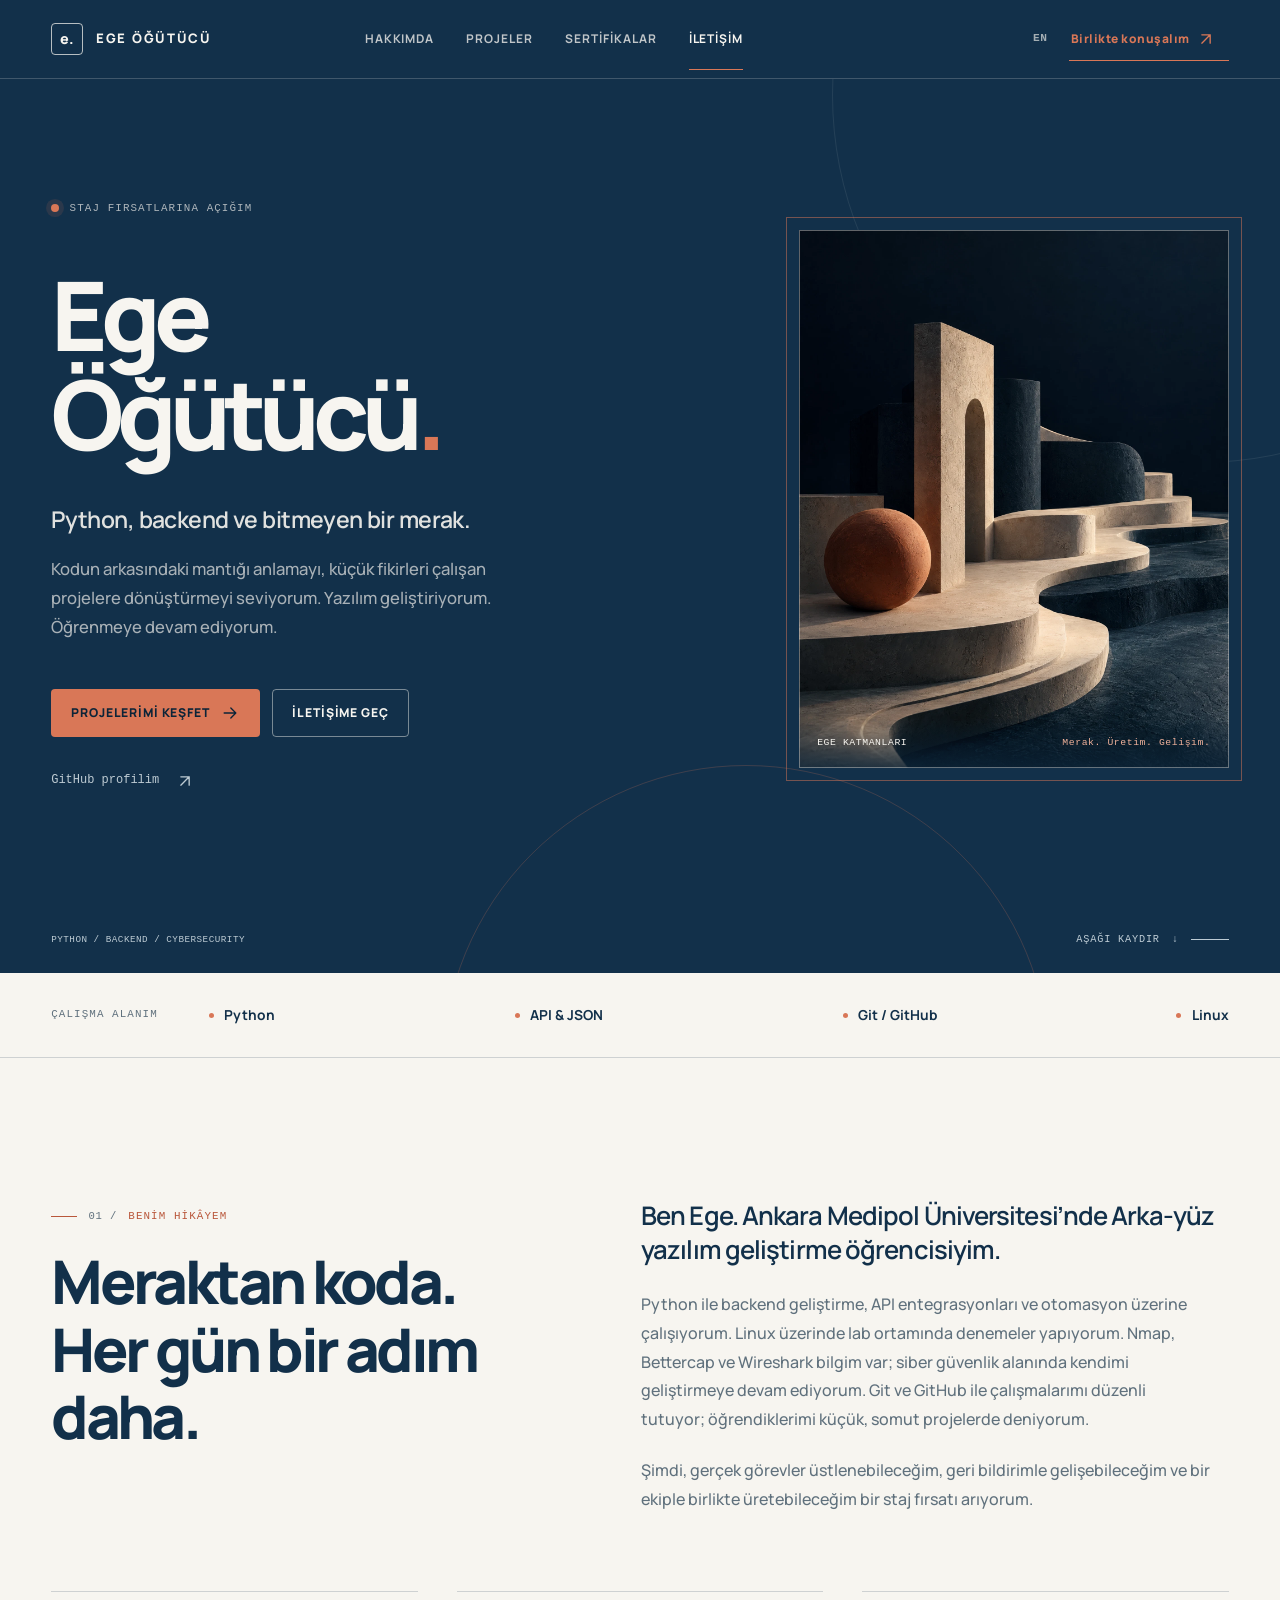
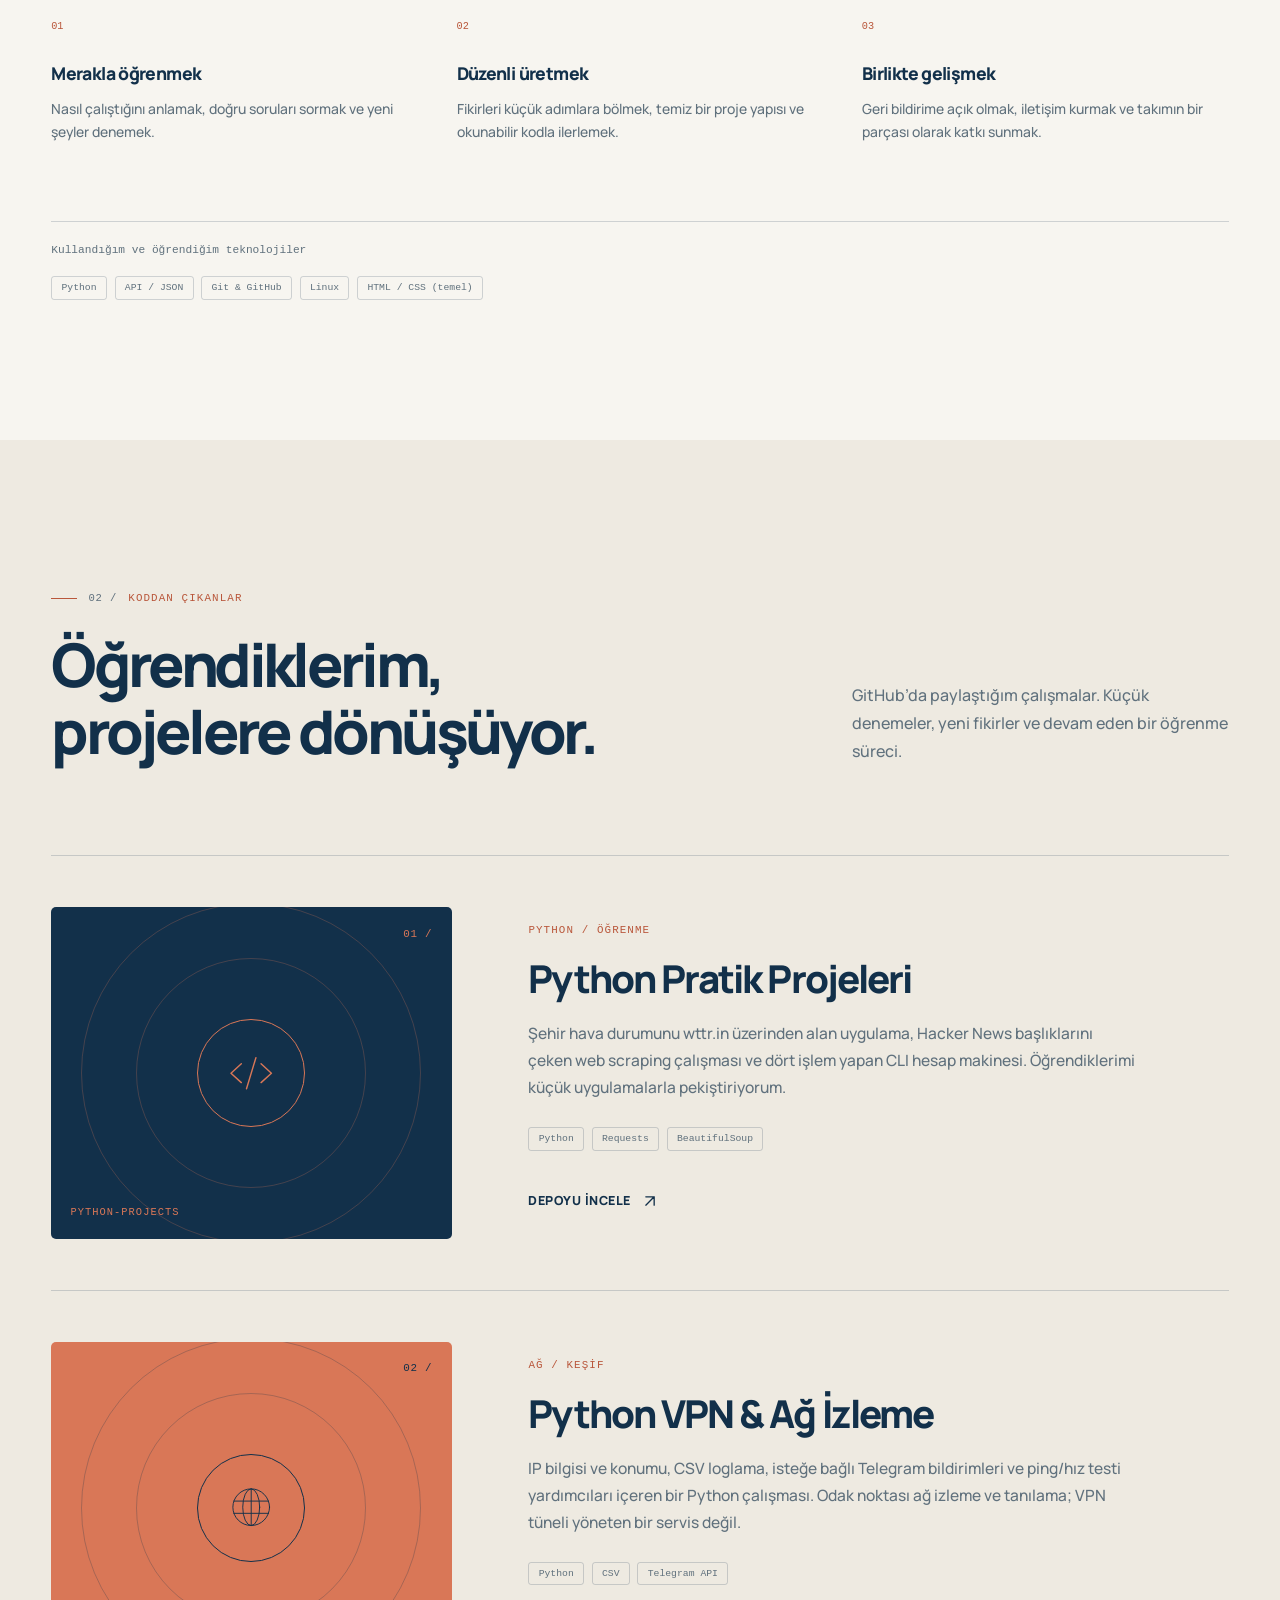
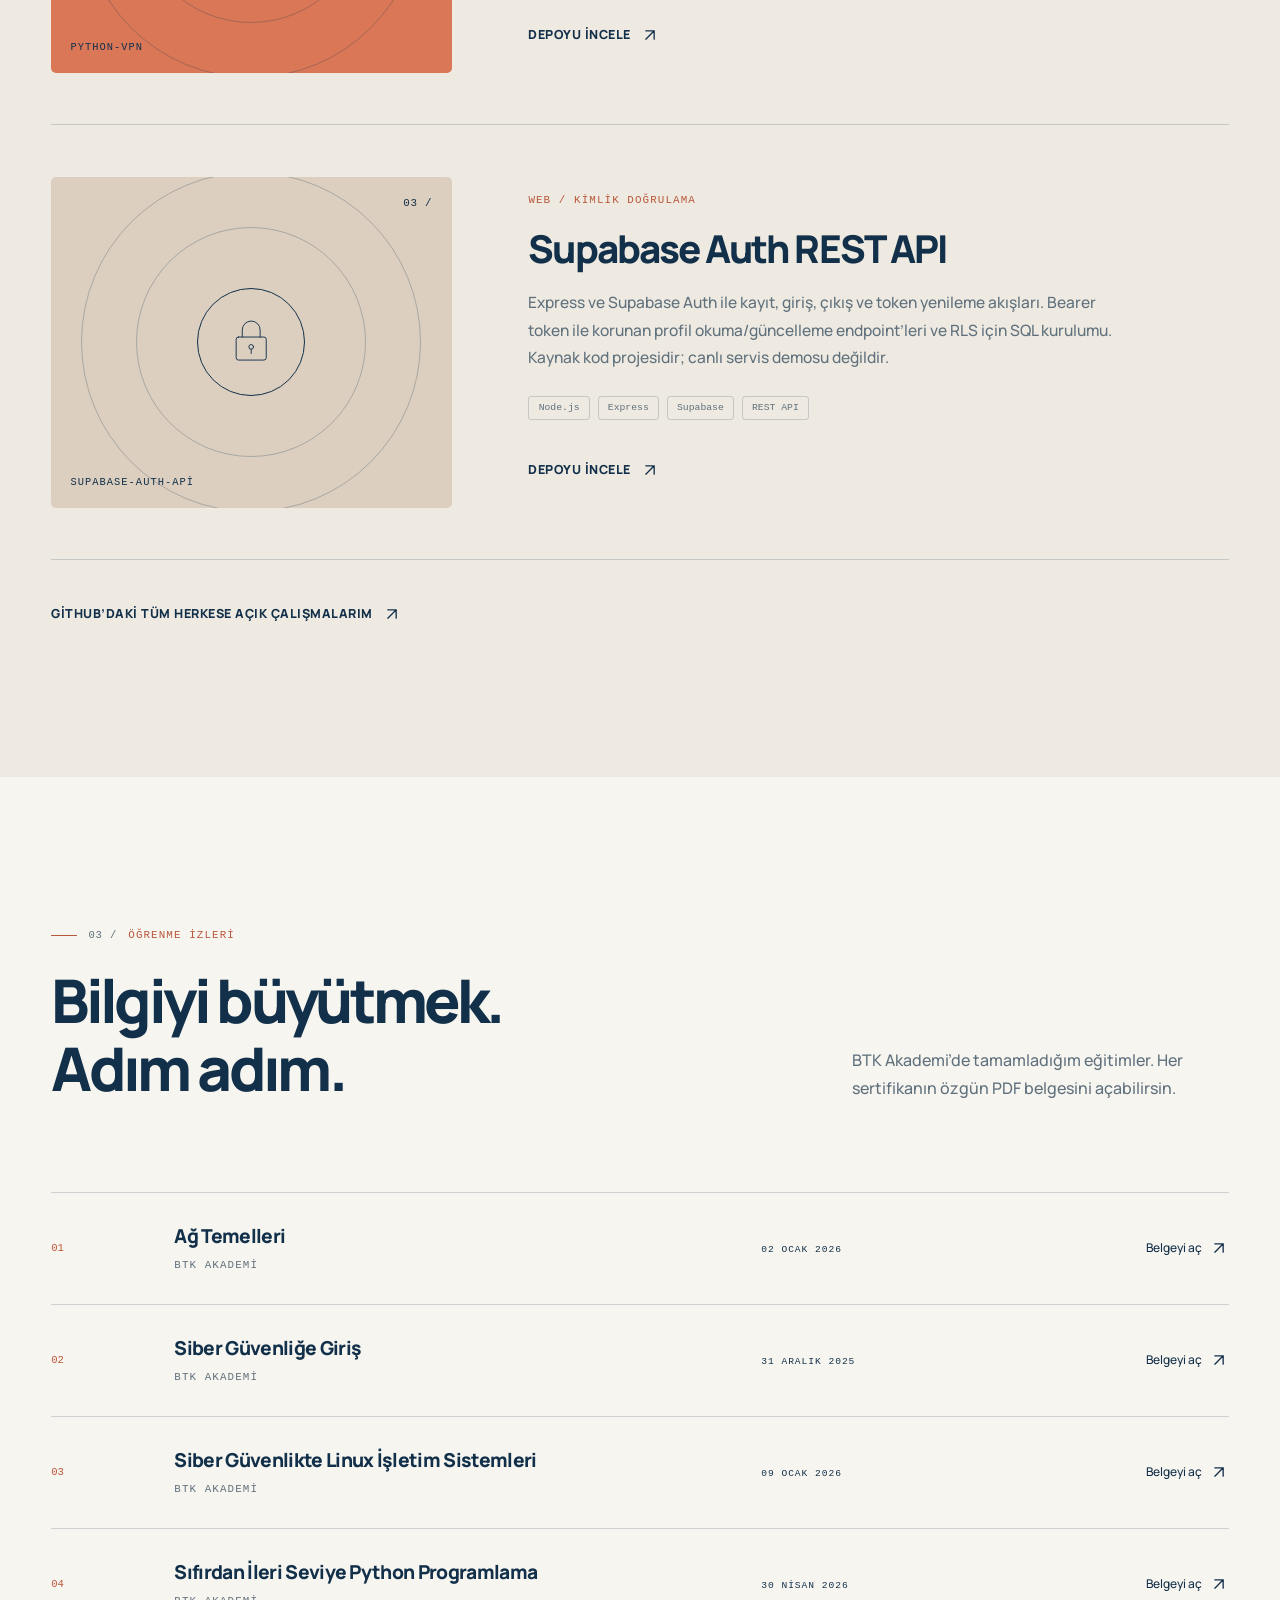
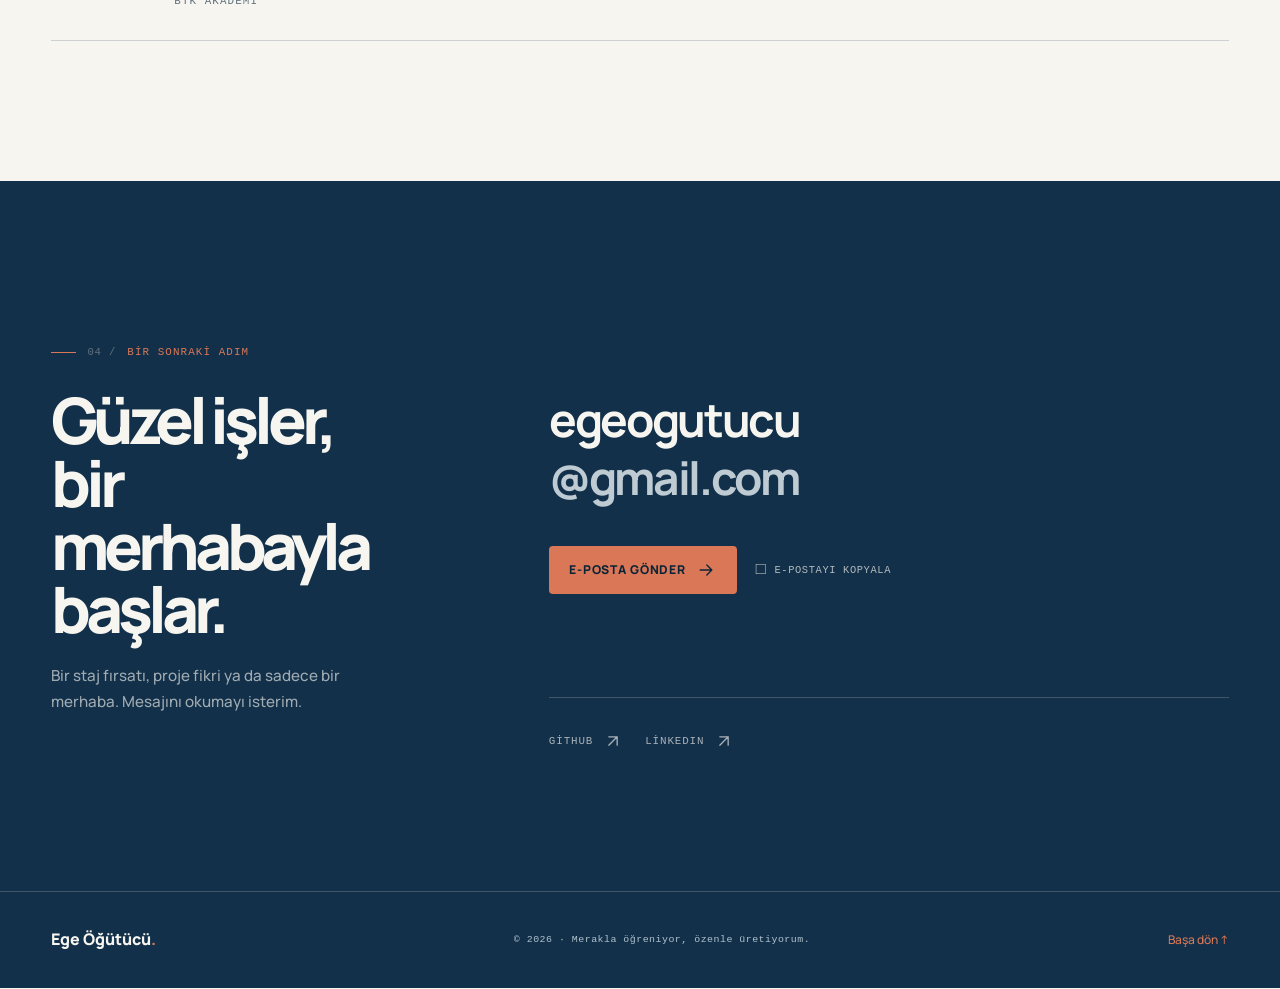
<file: index.html>
<!doctype html>
<html lang="tr">
<head>
  <meta charset="utf-8">
  <meta name="viewport" content="width=device-width, initial-scale=1">
  <title>Ege Öğütücü | Python ve Backend Geliştirme Portföyü</title>
  <meta name="description" content="Ege Öğütücü’nün kişisel portföyü. Python, backend geliştirme ve siber güvenlik odağındaki projeleri, BTK Akademi sertifikaları ve iletişim bilgileri.">
  <meta name="keywords" content="Ege Öğütücü, Python, backend, portfolio, cybersecurity">
  <meta name="theme-color" content="#12304A">
  <link rel="canonical" href="https://www.egeogutucu.com/">
  <link rel="alternate" hreflang="tr" href="https://www.egeogutucu.com/">
  <link rel="alternate" hreflang="en" href="https://www.egeogutucu.com/EN.html">
  <link rel="alternate" hreflang="x-default" href="https://www.egeogutucu.com/">
  <meta property="og:type" content="website">
  <meta property="og:title" content="Ege Öğütücü | Python ve Backend Geliştirme Portföyü">
  <meta property="og:description" content="Ege Öğütücü’nün kişisel portföyü. Python, backend geliştirme ve siber güvenlik odağındaki projeleri, BTK Akademi sertifikaları ve iletişim bilgileri.">
  <meta property="og:url" content="https://www.egeogutucu.com/">
  <meta property="og:site_name" content="Ege Öğütücü">
  <meta property="og:locale" content="tr_TR">
  <meta property="og:image" content="https://www.egeogutucu.com/assets/social-card.png">
  <meta property="og:image:width" content="1200">
  <meta property="og:image:height" content="630">
  <meta name="twitter:card" content="summary_large_image">
  <meta name="twitter:title" content="Ege Öğütücü | Python ve Backend Geliştirme Portföyü">
  <meta name="twitter:description" content="Ege Öğütücü’nün kişisel portföyü. Python, backend geliştirme ve siber güvenlik odağındaki projeleri, BTK Akademi sertifikaları ve iletişim bilgileri.">
  <meta name="twitter:image" content="https://www.egeogutucu.com/assets/social-card.png">
  <link rel="icon" href="favicon.ico" sizes="any">
  <link rel="icon" href="favicon-32x32.png" type="image/png">
  <link rel="apple-touch-icon" href="apple-touch-icon.png">
  <link rel="manifest" href="site.webmanifest">
  <link rel="preload" href="assets/manrope-800.woff2" as="font" type="font/woff2" crossorigin>
  <link rel="stylesheet" href="style.css?v=ege-layers-1">
  <script type="application/ld+json">{"@context": "https://schema.org", "@type": "Person", "name": "Ege Öğütücü", "url": "https://www.egeogutucu.com/", "sameAs": ["https://github.com/Egeogutucu26", "https://www.linkedin.com/in/ege-%C3%B6%C4%9F%C3%BCt%C3%BCc%C3%BC-393560169"], "description": "Ben Ege. Ankara Medipol Üniversitesi’nde Arka-yüz yazılım geliştirme öğrencisiyim."}</script>
  <script src="site.js?v=ege-layers-1" defer></script>
</head>
<body id="top">
  <a class="skip-link" href="#main">İçeriğe geç</a>
  <header class="site-header">
    <div class="container header-inner">
      <a class="brand" href="#top" aria-label="Ege Öğütücü"><span class="brand-mark" aria-hidden="true">e<span>.</span></span><span class="brand-name">Ege Öğütücü</span></a>
      <nav class="desktop-nav" aria-label="Ana menü"><a href="#about" data-section="about">Hakkımda</a><a href="#projects" data-section="projects">Projeler</a><a href="#certificates" data-section="certificates">Sertifikalar</a><a href="#contact" data-section="contact">İletişim</a></nav>
      <div class="header-actions"><a class="language-link" href="EN.html" hreflang="en" lang="en" aria-label="View this website in English">EN</a><a class="nav-contact" href="#contact">Birlikte konuşalım <svg viewBox="0 0 24 24" width="20" height="20" fill="none" aria-hidden="true"><path d="M7 17 17 7M7 7h10v10" stroke="currentColor" stroke-width="1.6" stroke-linecap="round" stroke-linejoin="round"/></svg></a><button class="menu-toggle" type="button" aria-expanded="false" aria-controls="mobile-nav" aria-label="Menüyü aç" data-open-label="Menüyü aç" data-close-label="Menüyü kapat"><span></span><span></span></button></div>
    </div>
    <nav class="mobile-nav container" id="mobile-nav" aria-label="Mobil menü" data-open="false"><a href="#about" data-section="about">Hakkımda</a><a href="#projects" data-section="projects">Projeler</a><a href="#certificates" data-section="certificates">Sertifikalar</a><a href="#contact" data-section="contact">İletişim</a></nav>
  </header>
  <main id="main">
    <section class="hero" aria-labelledby="hero-title">
      <div class="container hero-inner">
        <div class="hero-copy">
          <p class="eyebrow"><span class="status-dot" aria-hidden="true"></span>Staj fırsatlarına açığım</p>
          <h1 class="hero-name" id="hero-title"><span>Ege</span><span>Öğütücü<span class="clay">.</span></span></h1>
          <h2 class="hero-role">Python, backend ve bitmeyen bir merak.</h2>
          <p class="hero-description">Kodun arkasındaki mantığı anlamayı, küçük fikirleri çalışan projelere dönüştürmeyi seviyorum. Yazılım geliştiriyorum. Öğrenmeye devam ediyorum.</p>
          <div class="hero-actions"><a class="button button-primary" href="#projects">Projelerimi keşfet <svg viewBox="0 0 24 24" width="20" height="20" fill="none" aria-hidden="true"><path d="M5 12h14m-6-6 6 6-6 6" stroke="currentColor" stroke-width="1.6" stroke-linecap="round" stroke-linejoin="round"/></svg></a><a class="button button-outline" href="#contact">İletişime geç</a></div>
          <a class="hero-social" href="https://github.com/Egeogutucu26" target="_blank" rel="noopener noreferrer">GitHub profilim <svg viewBox="0 0 24 24" width="20" height="20" fill="none" aria-hidden="true"><path d="M7 17 17 7M7 7h10v10" stroke="currentColor" stroke-width="1.6" stroke-linecap="round" stroke-linejoin="round"/></svg></a>
        </div>
        <div class="hero-art"><img class="hero-art-image" src="assets/coastal-layers.webp" width="800" height="1000" alt="Lacivert ve kil tonlarında, Ege kıyılarından esinlenen soyut katmanlı heykeller" fetchpriority="high"><div class="art-label"><span>EGE KATMANLARI</span><span>Merak. Üretim. Gelişim.</span></div></div>
      </div>
      <div class="container hero-note"><span>PYTHON / BACKEND / CYBERSECURITY</span><a class="scroll-link" href="#about">Aşağı kaydır <span aria-hidden="true">↓</span></a></div>
    </section>
    <div class="tech-strip"><div class="container tech-strip-inner"><span class="strip-label">ÇALIŞMA ALANIM</span><div class="tech-items"><span>Python</span><span>API &amp; JSON</span><span>Git / GitHub</span><span>Linux</span></div></div></div>
    <section class="section about-section" id="about" aria-labelledby="about-title">
      <div class="container">
        <div class="about-layout"><div><p class="section-kicker"><span class="section-number">01 /</span> BENİM HİKÂYEM</p><h2 id="about-title">Meraktan koda.<br>Her gün bir adım daha.</h2></div><div class="about-copy"><p class="about-lead">Ben Ege. Ankara Medipol Üniversitesi’nde Arka-yüz yazılım geliştirme öğrencisiyim.</p><p>Python ile backend geliştirme, API entegrasyonları ve otomasyon üzerine çalışıyorum. Linux üzerinde lab ortamında denemeler yapıyorum. Nmap, Bettercap ve Wireshark bilgim var; siber güvenlik alanında kendimi geliştirmeye devam ediyorum. Git ve GitHub ile çalışmalarımı düzenli tutuyor; öğrendiklerimi küçük, somut projelerde deniyorum.</p><p>Şimdi, gerçek görevler üstlenebileceğim, geri bildirimle gelişebileceğim ve bir ekiple birlikte üretebileceğim bir staj fırsatı arıyorum.</p></div></div>
        <div class="about-values"><div class="value-item"><span class="value-index">01</span><h3>Merakla öğrenmek</h3><p>Nasıl çalıştığını anlamak, doğru soruları sormak ve yeni şeyler denemek.</p></div><div class="value-item"><span class="value-index">02</span><h3>Düzenli üretmek</h3><p>Fikirleri küçük adımlara bölmek, temiz bir proje yapısı ve okunabilir kodla ilerlemek.</p></div><div class="value-item"><span class="value-index">03</span><h3>Birlikte gelişmek</h3><p>Geri bildirime açık olmak, iletişim kurmak ve takımın bir parçası olarak katkı sunmak.</p></div></div>
        <div class="skills-line"><p>Kullandığım ve öğrendiğim teknolojiler</p><div class="tags"><span>Python</span><span>API / JSON</span><span>Git &amp; GitHub</span><span>Linux</span><span>HTML / CSS (temel)</span></div></div>
      </div>
    </section>
    <section class="section projects-section" id="projects" aria-labelledby="projects-title">
      <div class="container"><div class="section-heading"><div><p class="section-kicker"><span class="section-number">02 /</span> KODDAN ÇIKANLAR</p><h2 id="projects-title">Öğrendiklerim,<br>projelere dönüşüyor.</h2></div><p class="section-intro">GitHub’da paylaştığım çalışmalar. Küçük denemeler, yeni fikirler ve devam eden bir öğrenme süreci.</p></div><div class="project-list"><article class="project-card reveal">
          <div class="project-visual visual-python"><span class="project-number">01 /</span><div class="project-symbol"><svg viewBox="0 0 120 120" fill="none" aria-hidden="true"><path d="m39 40-22 20 22 20m42-40 22 20-22 20M70 27 50 93" stroke="currentColor" stroke-width="3" stroke-linecap="round" stroke-linejoin="round"/></svg></div><span class="project-status">python-projects</span></div>
          <div class="project-body"><p class="project-type">PYTHON / ÖĞRENME</p><h3 class="project-title">Python Pratik Projeleri</h3><p class="project-description">Şehir hava durumunu wttr.in üzerinden alan uygulama, Hacker News başlıklarını çeken web scraping çalışması ve dört işlem yapan CLI hesap makinesi. Öğrendiklerimi küçük uygulamalarla pekiştiriyorum.</p><div class="tags"><span>Python</span><span>Requests</span><span>BeautifulSoup</span></div><a class="project-link" href="https://github.com/Egeogutucu26/python-projects" target="_blank" rel="noopener noreferrer" aria-label="Python Pratik Projeleri: Depoyu incele, yeni sekmede açılır">Depoyu incele <svg viewBox="0 0 24 24" width="20" height="20" fill="none" aria-hidden="true"><path d="M7 17 17 7M7 7h10v10" stroke="currentColor" stroke-width="1.6" stroke-linecap="round" stroke-linejoin="round"/></svg></a></div>
        </article><article class="project-card reveal">
          <div class="project-visual visual-network"><span class="project-number">02 /</span><div class="project-symbol"><svg viewBox="0 0 120 120" fill="none" aria-hidden="true"><circle cx="60" cy="60" r="39" stroke="currentColor" stroke-width="2"/><ellipse cx="60" cy="60" rx="18" ry="39" stroke="currentColor" stroke-width="2"/><path d="M23 47h74M23 73h74M60 21v78" stroke="currentColor" stroke-width="2"/></svg></div><span class="project-status">Python-vpn</span></div>
          <div class="project-body"><p class="project-type">AĞ / KEŞİF</p><h3 class="project-title">Python VPN & Ağ İzleme</h3><p class="project-description">IP bilgisi ve konumu, CSV loglama, isteğe bağlı Telegram bildirimleri ve ping/hız testi yardımcıları içeren bir Python çalışması. Odak noktası ağ izleme ve tanılama; VPN tüneli yöneten bir servis değil.</p><div class="tags"><span>Python</span><span>CSV</span><span>Telegram API</span></div><a class="project-link" href="https://github.com/Egeogutucu26/Python-vpn" target="_blank" rel="noopener noreferrer" aria-label="Python VPN &amp; Ağ İzleme: Depoyu incele, yeni sekmede açılır">Depoyu incele <svg viewBox="0 0 24 24" width="20" height="20" fill="none" aria-hidden="true"><path d="M7 17 17 7M7 7h10v10" stroke="currentColor" stroke-width="1.6" stroke-linecap="round" stroke-linejoin="round"/></svg></a></div>
        </article><article class="project-card reveal">
          <div class="project-visual visual-auth"><span class="project-number">03 /</span><div class="project-symbol"><svg viewBox="0 0 120 120" fill="none" aria-hidden="true"><rect x="28" y="49" width="64" height="49" rx="5" stroke="currentColor" stroke-width="2"/><path d="M41 49V34a19 19 0 0 1 38 0v15" stroke="currentColor" stroke-width="2"/><circle cx="60" cy="70" r="5" stroke="currentColor" stroke-width="2"/><path d="M60 75v9" stroke="currentColor" stroke-width="2"/></svg></div><span class="project-status">supabase-auth-api</span></div>
          <div class="project-body"><p class="project-type">WEB / KİMLİK DOĞRULAMA</p><h3 class="project-title">Supabase Auth REST API</h3><p class="project-description">Express ve Supabase Auth ile kayıt, giriş, çıkış ve token yenileme akışları. Bearer token ile korunan profil okuma/güncelleme endpoint’leri ve RLS için SQL kurulumu. Kaynak kod projesidir; canlı servis demosu değildir.</p><div class="tags"><span>Node.js</span><span>Express</span><span>Supabase</span><span>REST API</span></div><a class="project-link" href="https://github.com/Egeogutucu26/supabase-auth-api" target="_blank" rel="noopener noreferrer" aria-label="Supabase Auth REST API: Depoyu incele, yeni sekmede açılır">Depoyu incele <svg viewBox="0 0 24 24" width="20" height="20" fill="none" aria-hidden="true"><path d="M7 17 17 7M7 7h10v10" stroke="currentColor" stroke-width="1.6" stroke-linecap="round" stroke-linejoin="round"/></svg></a></div>
        </article></div><a class="project-link all-projects" href="https://github.com/Egeogutucu26?tab=repositories" target="_blank" rel="noopener noreferrer">GitHub’daki tüm herkese açık çalışmalarım <svg viewBox="0 0 24 24" width="20" height="20" fill="none" aria-hidden="true"><path d="M7 17 17 7M7 7h10v10" stroke="currentColor" stroke-width="1.6" stroke-linecap="round" stroke-linejoin="round"/></svg></a></div>
    </section>
    <section class="section certificates-section" id="certificates" aria-labelledby="certificates-title">
      <div class="container"><div class="section-heading"><div><p class="section-kicker"><span class="section-number">03 /</span> ÖĞRENME İZLERİ</p><h2 id="certificates-title">Bilgiyi büyütmek.<br>Adım adım.</h2></div><p class="section-intro">BTK Akademi’de tamamladığım eğitimler. Her sertifikanın özgün PDF belgesini açabilirsin.</p></div><div class="certificate-list"><article class="certificate-row"><span class="certificate-number">01</span><div class="certificate-title"><h3>Ağ Temelleri</h3><p class="certificate-provider">BTK Akademi</p></div><time class="certificate-date" datetime="2026-01-02">02 Ocak 2026</time><a class="certificate-link" href="ag-temelleri.pdf" target="_blank" rel="noopener noreferrer" aria-label="Ağ Temelleri: Belgeyi aç, yeni sekmede açılır">Belgeyi aç <svg viewBox="0 0 24 24" width="20" height="20" fill="none" aria-hidden="true"><path d="M7 17 17 7M7 7h10v10" stroke="currentColor" stroke-width="1.6" stroke-linecap="round" stroke-linejoin="round"/></svg></a></article><article class="certificate-row"><span class="certificate-number">02</span><div class="certificate-title"><h3>Siber Güvenliğe Giriş</h3><p class="certificate-provider">BTK Akademi</p></div><time class="certificate-date" datetime="2025-12-31">31 Aralık 2025</time><a class="certificate-link" href="siber-linux.pdf" target="_blank" rel="noopener noreferrer" aria-label="Siber Güvenliğe Giriş: Belgeyi aç, yeni sekmede açılır">Belgeyi aç <svg viewBox="0 0 24 24" width="20" height="20" fill="none" aria-hidden="true"><path d="M7 17 17 7M7 7h10v10" stroke="currentColor" stroke-width="1.6" stroke-linecap="round" stroke-linejoin="round"/></svg></a></article><article class="certificate-row"><span class="certificate-number">03</span><div class="certificate-title"><h3>Siber Güvenlikte Linux İşletim Sistemleri</h3><p class="certificate-provider">BTK Akademi</p></div><time class="certificate-date" datetime="2026-01-09">09 Ocak 2026</time><a class="certificate-link" href="siber-guvenlik-giris.pdf" target="_blank" rel="noopener noreferrer" aria-label="Siber Güvenlikte Linux İşletim Sistemleri: Belgeyi aç, yeni sekmede açılır">Belgeyi aç <svg viewBox="0 0 24 24" width="20" height="20" fill="none" aria-hidden="true"><path d="M7 17 17 7M7 7h10v10" stroke="currentColor" stroke-width="1.6" stroke-linecap="round" stroke-linejoin="round"/></svg></a></article><article class="certificate-row"><span class="certificate-number">04</span><div class="certificate-title"><h3>Sıfırdan İleri Seviye Python Programlama</h3><p class="certificate-provider">BTK Akademi</p></div><time class="certificate-date" datetime="2026-04-30">30 Nisan 2026</time><a class="certificate-link" href="python-siber.pdf" target="_blank" rel="noopener noreferrer" aria-label="Sıfırdan İleri Seviye Python Programlama: Belgeyi aç, yeni sekmede açılır">Belgeyi aç <svg viewBox="0 0 24 24" width="20" height="20" fill="none" aria-hidden="true"><path d="M7 17 17 7M7 7h10v10" stroke="currentColor" stroke-width="1.6" stroke-linecap="round" stroke-linejoin="round"/></svg></a></article></div></div>
    </section>
    <section class="section contact-section" id="contact" aria-labelledby="contact-title">
      <div class="container"><div class="contact-layout"><div><p class="section-kicker contact-eyebrow"><span class="section-number">04 /</span> BİR SONRAKİ ADIM</p><h2 class="contact-heading" id="contact-title">Güzel işler,<br>bir merhabayla başlar.</h2><p class="contact-intro">Bir staj fırsatı, proje fikri ya da sadece bir merhaba. Mesajını okumayı isterim.</p></div><div><a class="contact-email" href="mailto:egeogutucu@gmail.com">egeogutucu<span>@gmail.com</span></a><div class="contact-actions"><a class="button button-primary" href="mailto:egeogutucu@gmail.com">E-posta gönder <svg viewBox="0 0 24 24" width="20" height="20" fill="none" aria-hidden="true"><path d="M5 12h14m-6-6 6 6-6 6" stroke="currentColor" stroke-width="1.6" stroke-linecap="round" stroke-linejoin="round"/></svg></a><button class="copy-button" type="button" data-copy="egeogutucu@gmail.com" data-success="E-posta adresi kopyalandı." data-failure="Kopyalanamadı. Adresi seçerek kopyalayabilirsin.">E-postayı kopyala</button></div><div class="contact-socials"><a href="https://github.com/Egeogutucu26" target="_blank" rel="noopener noreferrer">GitHub <svg viewBox="0 0 24 24" width="20" height="20" fill="none" aria-hidden="true"><path d="M7 17 17 7M7 7h10v10" stroke="currentColor" stroke-width="1.6" stroke-linecap="round" stroke-linejoin="round"/></svg></a><a href="https://www.linkedin.com/in/ege-%C3%B6%C4%9F%C3%BCt%C3%BCc%C3%BC-393560169" target="_blank" rel="noopener noreferrer">LinkedIn <svg viewBox="0 0 24 24" width="20" height="20" fill="none" aria-hidden="true"><path d="M7 17 17 7M7 7h10v10" stroke="currentColor" stroke-width="1.6" stroke-linecap="round" stroke-linejoin="round"/></svg></a></div></div></div></div>
    </section>
  </main>
  <footer class="site-footer"><div class="container footer-inner"><a class="footer-brand" href="#top">Ege Öğütücü<span class="clay">.</span></a><p class="footer-note">© <span id="year">2026</span> · Merakla öğreniyor, özenle üretiyorum.</p><a class="back-top" href="#top">Başa dön ↑</a></div></footer>
  <div class="toast" id="toast" role="status" aria-live="polite" hidden></div>
</body>
</html>
</file>
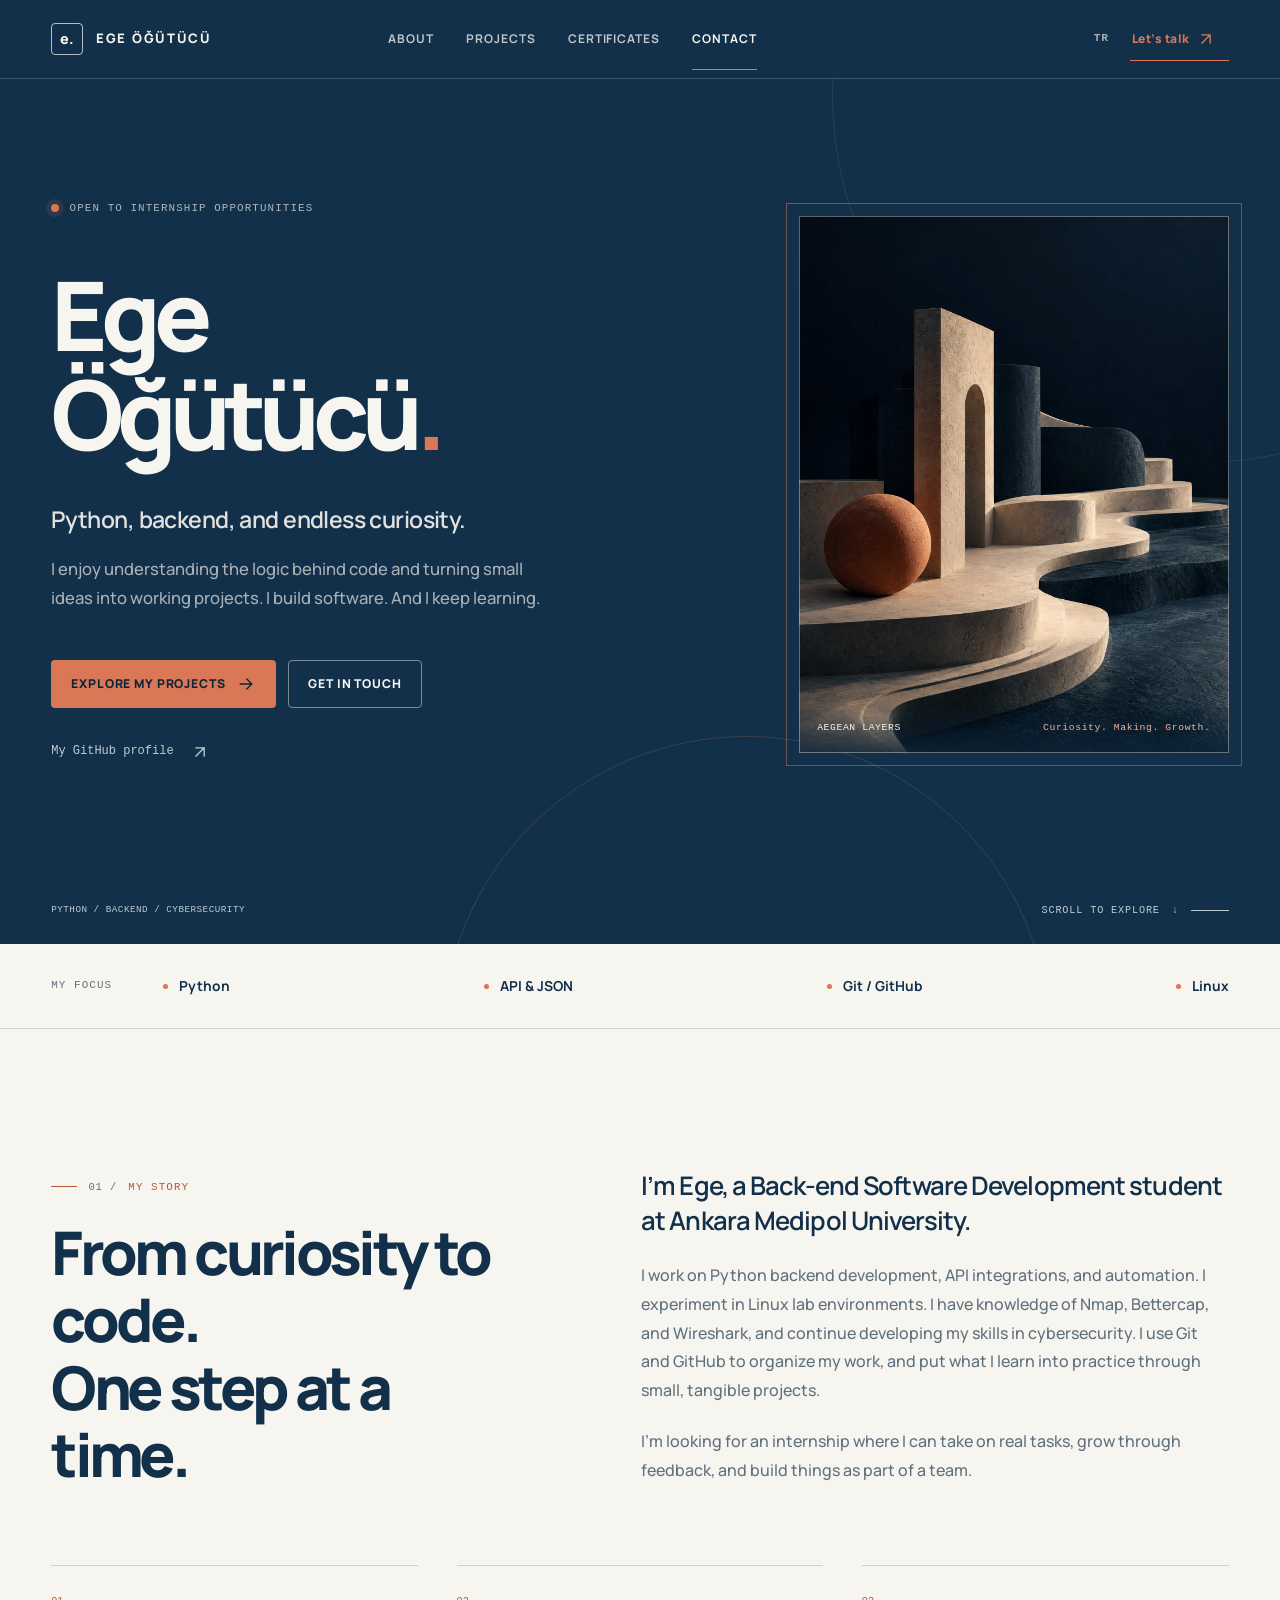
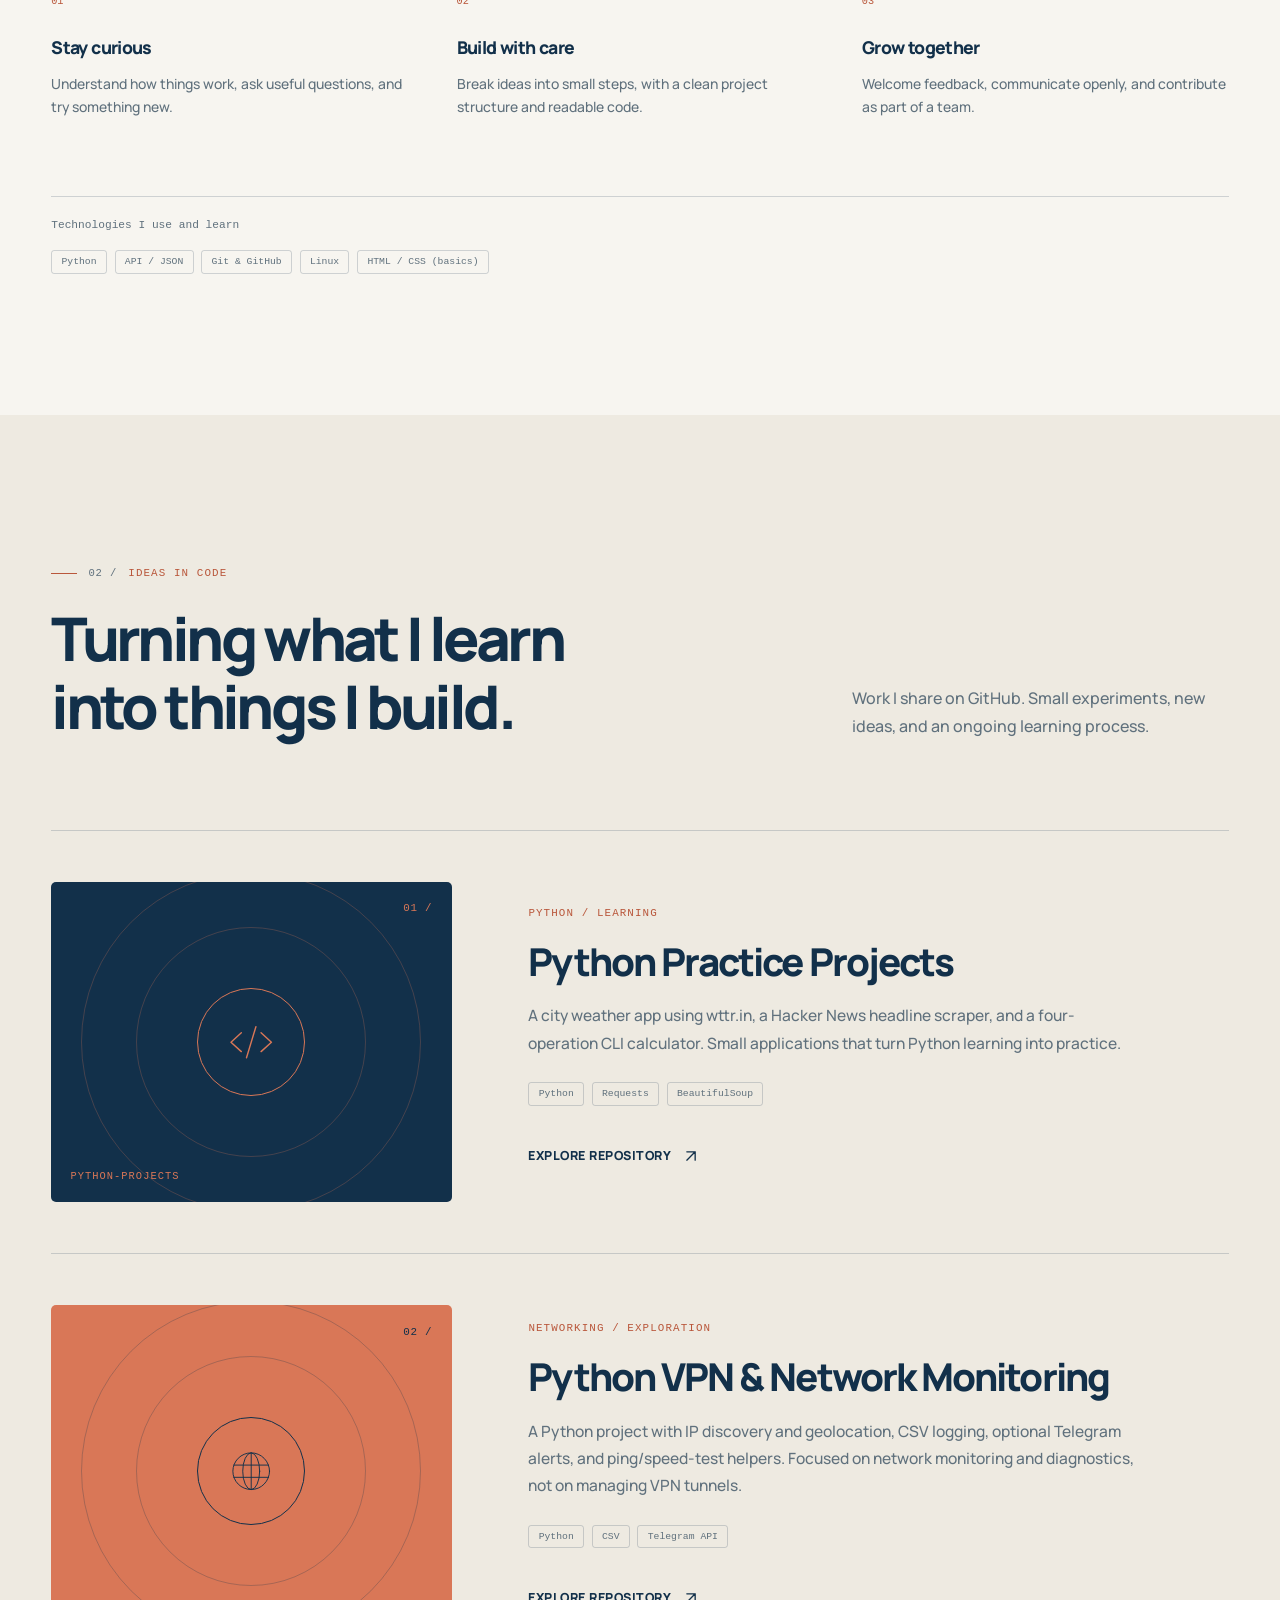
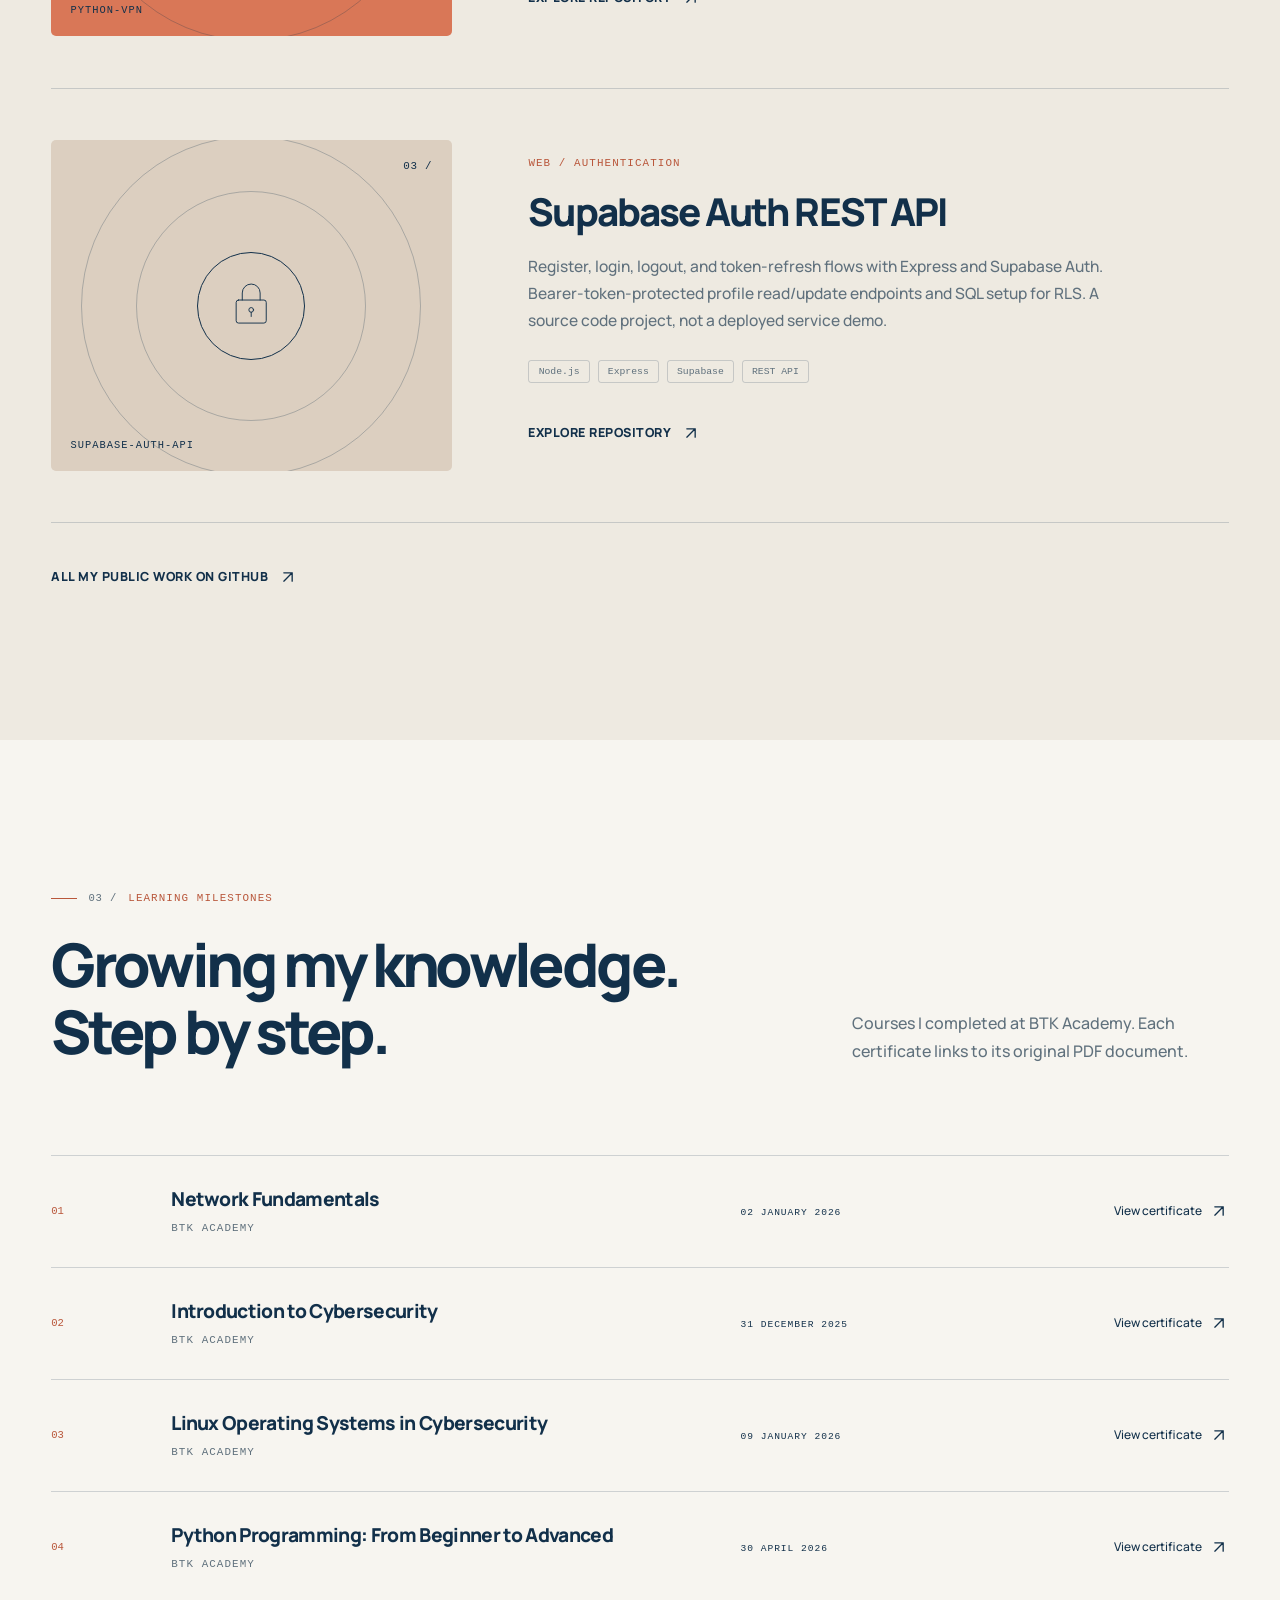
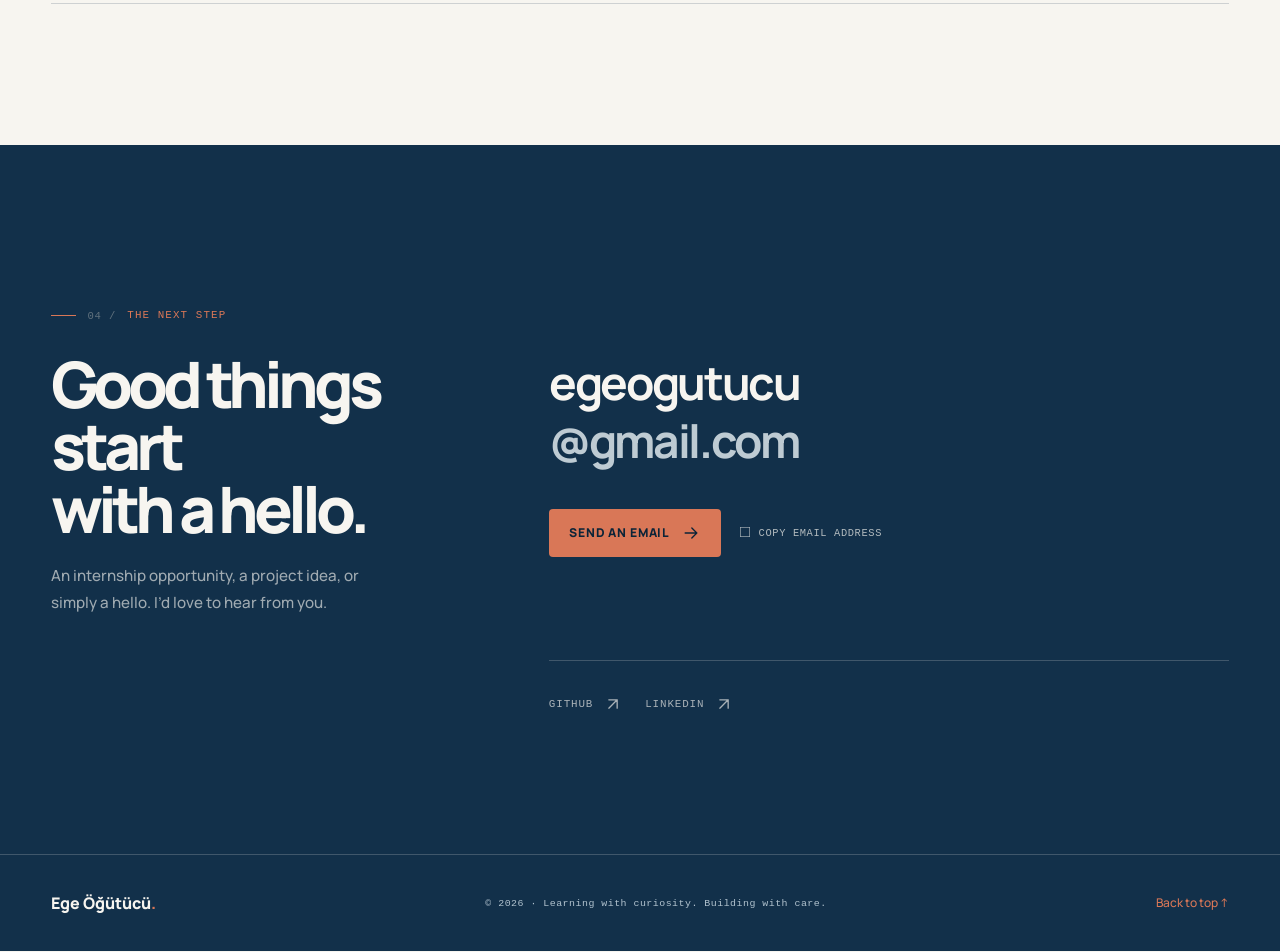
<file: EN.html>
<!doctype html>
<html lang="en">
<head>
  <meta charset="utf-8">
  <meta name="viewport" content="width=device-width, initial-scale=1">
  <title>Ege Ogutucu | Python &amp; Backend Development Portfolio</title>
  <meta name="description" content="The personal portfolio of Ege Ogutucu. Explore Python, backend and cybersecurity learning projects, BTK Academy certificates, and contact information.">
  <meta name="keywords" content="Ege Öğütücü, Python, backend, portfolio, cybersecurity">
  <meta name="theme-color" content="#12304A">
  <link rel="canonical" href="https://www.egeogutucu.com/EN.html">
  <link rel="alternate" hreflang="tr" href="https://www.egeogutucu.com/">
  <link rel="alternate" hreflang="en" href="https://www.egeogutucu.com/EN.html">
  <link rel="alternate" hreflang="x-default" href="https://www.egeogutucu.com/">
  <meta property="og:type" content="website">
  <meta property="og:title" content="Ege Ogutucu | Python &amp; Backend Development Portfolio">
  <meta property="og:description" content="The personal portfolio of Ege Ogutucu. Explore Python, backend and cybersecurity learning projects, BTK Academy certificates, and contact information.">
  <meta property="og:url" content="https://www.egeogutucu.com/EN.html">
  <meta property="og:site_name" content="Ege Öğütücü">
  <meta property="og:locale" content="en_US">
  <meta property="og:image" content="https://www.egeogutucu.com/assets/social-card.png">
  <meta property="og:image:width" content="1200">
  <meta property="og:image:height" content="630">
  <meta name="twitter:card" content="summary_large_image">
  <meta name="twitter:title" content="Ege Ogutucu | Python &amp; Backend Development Portfolio">
  <meta name="twitter:description" content="The personal portfolio of Ege Ogutucu. Explore Python, backend and cybersecurity learning projects, BTK Academy certificates, and contact information.">
  <meta name="twitter:image" content="https://www.egeogutucu.com/assets/social-card.png">
  <link rel="icon" href="favicon.ico" sizes="any">
  <link rel="icon" href="favicon-32x32.png" type="image/png">
  <link rel="apple-touch-icon" href="apple-touch-icon.png">
  <link rel="manifest" href="site.webmanifest">
  <link rel="preload" href="assets/manrope-800.woff2" as="font" type="font/woff2" crossorigin>
  <link rel="stylesheet" href="style.css?v=ege-layers-1">
  <script type="application/ld+json">{"@context": "https://schema.org", "@type": "Person", "name": "Ege Öğütücü", "url": "https://www.egeogutucu.com/", "sameAs": ["https://github.com/Egeogutucu26", "https://www.linkedin.com/in/ege-%C3%B6%C4%9F%C3%BCt%C3%BCc%C3%BC-393560169"], "description": "I’m Ege, a Back-end Software Development student at Ankara Medipol University."}</script>
  <script src="site.js?v=ege-layers-1" defer></script>
</head>
<body id="top">
  <a class="skip-link" href="#main">Skip to content</a>
  <header class="site-header">
    <div class="container header-inner">
      <a class="brand" href="#top" aria-label="Ege Öğütücü"><span class="brand-mark" aria-hidden="true">e<span>.</span></span><span class="brand-name">Ege Öğütücü</span></a>
      <nav class="desktop-nav" aria-label="Main navigation"><a href="#about" data-section="about">About</a><a href="#projects" data-section="projects">Projects</a><a href="#certificates" data-section="certificates">Certificates</a><a href="#contact" data-section="contact">Contact</a></nav>
      <div class="header-actions"><a class="language-link" href="index.html" hreflang="tr" lang="tr" aria-label="Bu siteyi Türkçe görüntüle">TR</a><a class="nav-contact" href="#contact">Let’s talk <svg viewBox="0 0 24 24" width="20" height="20" fill="none" aria-hidden="true"><path d="M7 17 17 7M7 7h10v10" stroke="currentColor" stroke-width="1.6" stroke-linecap="round" stroke-linejoin="round"/></svg></a><button class="menu-toggle" type="button" aria-expanded="false" aria-controls="mobile-nav" aria-label="Open menu" data-open-label="Open menu" data-close-label="Close menu"><span></span><span></span></button></div>
    </div>
    <nav class="mobile-nav container" id="mobile-nav" aria-label="Mobile navigation" data-open="false"><a href="#about" data-section="about">About</a><a href="#projects" data-section="projects">Projects</a><a href="#certificates" data-section="certificates">Certificates</a><a href="#contact" data-section="contact">Contact</a></nav>
  </header>
  <main id="main">
    <section class="hero" aria-labelledby="hero-title">
      <div class="container hero-inner">
        <div class="hero-copy">
          <p class="eyebrow"><span class="status-dot" aria-hidden="true"></span>Open to internship opportunities</p>
          <h1 class="hero-name" id="hero-title"><span>Ege</span><span>Öğütücü<span class="clay">.</span></span></h1>
          <h2 class="hero-role">Python, backend, and endless curiosity.</h2>
          <p class="hero-description">I enjoy understanding the logic behind code and turning small ideas into working projects. I build software. And I keep learning.</p>
          <div class="hero-actions"><a class="button button-primary" href="#projects">Explore my projects <svg viewBox="0 0 24 24" width="20" height="20" fill="none" aria-hidden="true"><path d="M5 12h14m-6-6 6 6-6 6" stroke="currentColor" stroke-width="1.6" stroke-linecap="round" stroke-linejoin="round"/></svg></a><a class="button button-outline" href="#contact">Get in touch</a></div>
          <a class="hero-social" href="https://github.com/Egeogutucu26" target="_blank" rel="noopener noreferrer">My GitHub profile <svg viewBox="0 0 24 24" width="20" height="20" fill="none" aria-hidden="true"><path d="M7 17 17 7M7 7h10v10" stroke="currentColor" stroke-width="1.6" stroke-linecap="round" stroke-linejoin="round"/></svg></a>
        </div>
        <div class="hero-art"><img class="hero-art-image" src="assets/coastal-layers.webp" width="800" height="1000" alt="Abstract layered navy and terracotta sculptures inspired by the Aegean coastline" fetchpriority="high"><div class="art-label"><span>AEGEAN LAYERS</span><span>Curiosity. Making. Growth.</span></div></div>
      </div>
      <div class="container hero-note"><span>PYTHON / BACKEND / CYBERSECURITY</span><a class="scroll-link" href="#about">Scroll to explore <span aria-hidden="true">↓</span></a></div>
    </section>
    <div class="tech-strip"><div class="container tech-strip-inner"><span class="strip-label">MY FOCUS</span><div class="tech-items"><span>Python</span><span>API &amp; JSON</span><span>Git / GitHub</span><span>Linux</span></div></div></div>
    <section class="section about-section" id="about" aria-labelledby="about-title">
      <div class="container">
        <div class="about-layout"><div><p class="section-kicker"><span class="section-number">01 /</span> MY STORY</p><h2 id="about-title">From curiosity to code.<br>One step at a time.</h2></div><div class="about-copy"><p class="about-lead">I’m Ege, a Back-end Software Development student at Ankara Medipol University.</p><p>I work on Python backend development, API integrations, and automation. I experiment in Linux lab environments. I have knowledge of Nmap, Bettercap, and Wireshark, and continue developing my skills in cybersecurity. I use Git and GitHub to organize my work, and put what I learn into practice through small, tangible projects.</p><p>I’m looking for an internship where I can take on real tasks, grow through feedback, and build things as part of a team.</p></div></div>
        <div class="about-values"><div class="value-item"><span class="value-index">01</span><h3>Stay curious</h3><p>Understand how things work, ask useful questions, and try something new.</p></div><div class="value-item"><span class="value-index">02</span><h3>Build with care</h3><p>Break ideas into small steps, with a clean project structure and readable code.</p></div><div class="value-item"><span class="value-index">03</span><h3>Grow together</h3><p>Welcome feedback, communicate openly, and contribute as part of a team.</p></div></div>
        <div class="skills-line"><p>Technologies I use and learn</p><div class="tags"><span>Python</span><span>API / JSON</span><span>Git &amp; GitHub</span><span>Linux</span><span>HTML / CSS (basics)</span></div></div>
      </div>
    </section>
    <section class="section projects-section" id="projects" aria-labelledby="projects-title">
      <div class="container"><div class="section-heading"><div><p class="section-kicker"><span class="section-number">02 /</span> IDEAS IN CODE</p><h2 id="projects-title">Turning what I learn<br>into things I build.</h2></div><p class="section-intro">Work I share on GitHub. Small experiments, new ideas, and an ongoing learning process.</p></div><div class="project-list"><article class="project-card reveal">
          <div class="project-visual visual-python"><span class="project-number">01 /</span><div class="project-symbol"><svg viewBox="0 0 120 120" fill="none" aria-hidden="true"><path d="m39 40-22 20 22 20m42-40 22 20-22 20M70 27 50 93" stroke="currentColor" stroke-width="3" stroke-linecap="round" stroke-linejoin="round"/></svg></div><span class="project-status">python-projects</span></div>
          <div class="project-body"><p class="project-type">PYTHON / LEARNING</p><h3 class="project-title">Python Practice Projects</h3><p class="project-description">A city weather app using wttr.in, a Hacker News headline scraper, and a four-operation CLI calculator. Small applications that turn Python learning into practice.</p><div class="tags"><span>Python</span><span>Requests</span><span>BeautifulSoup</span></div><a class="project-link" href="https://github.com/Egeogutucu26/python-projects" target="_blank" rel="noopener noreferrer" aria-label="Python Practice Projects: Explore repository, opens in a new tab">Explore repository <svg viewBox="0 0 24 24" width="20" height="20" fill="none" aria-hidden="true"><path d="M7 17 17 7M7 7h10v10" stroke="currentColor" stroke-width="1.6" stroke-linecap="round" stroke-linejoin="round"/></svg></a></div>
        </article><article class="project-card reveal">
          <div class="project-visual visual-network"><span class="project-number">02 /</span><div class="project-symbol"><svg viewBox="0 0 120 120" fill="none" aria-hidden="true"><circle cx="60" cy="60" r="39" stroke="currentColor" stroke-width="2"/><ellipse cx="60" cy="60" rx="18" ry="39" stroke="currentColor" stroke-width="2"/><path d="M23 47h74M23 73h74M60 21v78" stroke="currentColor" stroke-width="2"/></svg></div><span class="project-status">Python-vpn</span></div>
          <div class="project-body"><p class="project-type">NETWORKING / EXPLORATION</p><h3 class="project-title">Python VPN & Network Monitoring</h3><p class="project-description">A Python project with IP discovery and geolocation, CSV logging, optional Telegram alerts, and ping/speed-test helpers. Focused on network monitoring and diagnostics, not on managing VPN tunnels.</p><div class="tags"><span>Python</span><span>CSV</span><span>Telegram API</span></div><a class="project-link" href="https://github.com/Egeogutucu26/Python-vpn" target="_blank" rel="noopener noreferrer" aria-label="Python VPN &amp; Network Monitoring: Explore repository, opens in a new tab">Explore repository <svg viewBox="0 0 24 24" width="20" height="20" fill="none" aria-hidden="true"><path d="M7 17 17 7M7 7h10v10" stroke="currentColor" stroke-width="1.6" stroke-linecap="round" stroke-linejoin="round"/></svg></a></div>
        </article><article class="project-card reveal">
          <div class="project-visual visual-auth"><span class="project-number">03 /</span><div class="project-symbol"><svg viewBox="0 0 120 120" fill="none" aria-hidden="true"><rect x="28" y="49" width="64" height="49" rx="5" stroke="currentColor" stroke-width="2"/><path d="M41 49V34a19 19 0 0 1 38 0v15" stroke="currentColor" stroke-width="2"/><circle cx="60" cy="70" r="5" stroke="currentColor" stroke-width="2"/><path d="M60 75v9" stroke="currentColor" stroke-width="2"/></svg></div><span class="project-status">supabase-auth-api</span></div>
          <div class="project-body"><p class="project-type">WEB / AUTHENTICATION</p><h3 class="project-title">Supabase Auth REST API</h3><p class="project-description">Register, login, logout, and token-refresh flows with Express and Supabase Auth. Bearer-token-protected profile read/update endpoints and SQL setup for RLS. A source code project, not a deployed service demo.</p><div class="tags"><span>Node.js</span><span>Express</span><span>Supabase</span><span>REST API</span></div><a class="project-link" href="https://github.com/Egeogutucu26/supabase-auth-api" target="_blank" rel="noopener noreferrer" aria-label="Supabase Auth REST API: Explore repository, opens in a new tab">Explore repository <svg viewBox="0 0 24 24" width="20" height="20" fill="none" aria-hidden="true"><path d="M7 17 17 7M7 7h10v10" stroke="currentColor" stroke-width="1.6" stroke-linecap="round" stroke-linejoin="round"/></svg></a></div>
        </article></div><a class="project-link all-projects" href="https://github.com/Egeogutucu26?tab=repositories" target="_blank" rel="noopener noreferrer">All my public work on GitHub <svg viewBox="0 0 24 24" width="20" height="20" fill="none" aria-hidden="true"><path d="M7 17 17 7M7 7h10v10" stroke="currentColor" stroke-width="1.6" stroke-linecap="round" stroke-linejoin="round"/></svg></a></div>
    </section>
    <section class="section certificates-section" id="certificates" aria-labelledby="certificates-title">
      <div class="container"><div class="section-heading"><div><p class="section-kicker"><span class="section-number">03 /</span> LEARNING MILESTONES</p><h2 id="certificates-title">Growing my knowledge.<br>Step by step.</h2></div><p class="section-intro">Courses I completed at BTK Academy. Each certificate links to its original PDF document.</p></div><div class="certificate-list"><article class="certificate-row"><span class="certificate-number">01</span><div class="certificate-title"><h3>Network Fundamentals</h3><p class="certificate-provider">BTK Academy</p></div><time class="certificate-date" datetime="2026-01-02">02 January 2026</time><a class="certificate-link" href="ag-temelleri.pdf" target="_blank" rel="noopener noreferrer" aria-label="Network Fundamentals: View certificate, opens in a new tab">View certificate <svg viewBox="0 0 24 24" width="20" height="20" fill="none" aria-hidden="true"><path d="M7 17 17 7M7 7h10v10" stroke="currentColor" stroke-width="1.6" stroke-linecap="round" stroke-linejoin="round"/></svg></a></article><article class="certificate-row"><span class="certificate-number">02</span><div class="certificate-title"><h3>Introduction to Cybersecurity</h3><p class="certificate-provider">BTK Academy</p></div><time class="certificate-date" datetime="2025-12-31">31 December 2025</time><a class="certificate-link" href="siber-linux.pdf" target="_blank" rel="noopener noreferrer" aria-label="Introduction to Cybersecurity: View certificate, opens in a new tab">View certificate <svg viewBox="0 0 24 24" width="20" height="20" fill="none" aria-hidden="true"><path d="M7 17 17 7M7 7h10v10" stroke="currentColor" stroke-width="1.6" stroke-linecap="round" stroke-linejoin="round"/></svg></a></article><article class="certificate-row"><span class="certificate-number">03</span><div class="certificate-title"><h3>Linux Operating Systems in Cybersecurity</h3><p class="certificate-provider">BTK Academy</p></div><time class="certificate-date" datetime="2026-01-09">09 January 2026</time><a class="certificate-link" href="siber-guvenlik-giris.pdf" target="_blank" rel="noopener noreferrer" aria-label="Linux Operating Systems in Cybersecurity: View certificate, opens in a new tab">View certificate <svg viewBox="0 0 24 24" width="20" height="20" fill="none" aria-hidden="true"><path d="M7 17 17 7M7 7h10v10" stroke="currentColor" stroke-width="1.6" stroke-linecap="round" stroke-linejoin="round"/></svg></a></article><article class="certificate-row"><span class="certificate-number">04</span><div class="certificate-title"><h3>Python Programming: From Beginner to Advanced</h3><p class="certificate-provider">BTK Academy</p></div><time class="certificate-date" datetime="2026-04-30">30 April 2026</time><a class="certificate-link" href="python-siber.pdf" target="_blank" rel="noopener noreferrer" aria-label="Python Programming: From Beginner to Advanced: View certificate, opens in a new tab">View certificate <svg viewBox="0 0 24 24" width="20" height="20" fill="none" aria-hidden="true"><path d="M7 17 17 7M7 7h10v10" stroke="currentColor" stroke-width="1.6" stroke-linecap="round" stroke-linejoin="round"/></svg></a></article></div></div>
    </section>
    <section class="section contact-section" id="contact" aria-labelledby="contact-title">
      <div class="container"><div class="contact-layout"><div><p class="section-kicker contact-eyebrow"><span class="section-number">04 /</span> THE NEXT STEP</p><h2 class="contact-heading" id="contact-title">Good things start<br>with a hello.</h2><p class="contact-intro">An internship opportunity, a project idea, or simply a hello. I’d love to hear from you.</p></div><div><a class="contact-email" href="mailto:egeogutucu@gmail.com">egeogutucu<span>@gmail.com</span></a><div class="contact-actions"><a class="button button-primary" href="mailto:egeogutucu@gmail.com">Send an email <svg viewBox="0 0 24 24" width="20" height="20" fill="none" aria-hidden="true"><path d="M5 12h14m-6-6 6 6-6 6" stroke="currentColor" stroke-width="1.6" stroke-linecap="round" stroke-linejoin="round"/></svg></a><button class="copy-button" type="button" data-copy="egeogutucu@gmail.com" data-success="Email address copied." data-failure="Could not copy. You can select and copy the address.">Copy email address</button></div><div class="contact-socials"><a href="https://github.com/Egeogutucu26" target="_blank" rel="noopener noreferrer">GitHub <svg viewBox="0 0 24 24" width="20" height="20" fill="none" aria-hidden="true"><path d="M7 17 17 7M7 7h10v10" stroke="currentColor" stroke-width="1.6" stroke-linecap="round" stroke-linejoin="round"/></svg></a><a href="https://www.linkedin.com/in/ege-%C3%B6%C4%9F%C3%BCt%C3%BCc%C3%BC-393560169" target="_blank" rel="noopener noreferrer">LinkedIn <svg viewBox="0 0 24 24" width="20" height="20" fill="none" aria-hidden="true"><path d="M7 17 17 7M7 7h10v10" stroke="currentColor" stroke-width="1.6" stroke-linecap="round" stroke-linejoin="round"/></svg></a></div></div></div></div>
    </section>
  </main>
  <footer class="site-footer"><div class="container footer-inner"><a class="footer-brand" href="#top">Ege Öğütücü<span class="clay">.</span></a><p class="footer-note">© <span id="year">2026</span> · Learning with curiosity. Building with care.</p><a class="back-top" href="#top">Back to top ↑</a></div></footer>
  <div class="toast" id="toast" role="status" aria-live="polite" hidden></div>
</body>
</html>
</file>
<file: style.css>
@font-face { font-family: "Manrope"; font-style: normal; font-weight: 400; font-display: swap; src: url("assets/manrope-400.woff2") format("woff2"); }
@font-face { font-family: "Manrope"; font-style: normal; font-weight: 500; font-display: swap; src: url("assets/manrope-500.woff2") format("woff2"); }
@font-face { font-family: "Manrope"; font-style: normal; font-weight: 600; font-display: swap; src: url("assets/manrope-600.woff2") format("woff2"); }
@font-face { font-family: "Manrope"; font-style: normal; font-weight: 700; font-display: swap; src: url("assets/manrope-700.woff2") format("woff2"); }
@font-face { font-family: "Manrope"; font-style: normal; font-weight: 800; font-display: swap; src: url("assets/manrope-800.woff2") format("woff2"); }

:root {
  --navy: #12304a;
  --navy-deep: #0c2438;
  --navy-soft: #1b405d;
  --cream: #f7f5f0;
  --cream-deep: #eeeae1;
  --paper: #fbfaf7;
  --clay: #d97757;
  --clay-dark: #b9573b;
  --ink: #12304a;
  --muted: #60717d;
  --line: rgba(18, 48, 74, 0.18);
  --line-light: rgba(247, 245, 240, 0.2);
  --mono: "DM Mono", "SFMono-Regular", Consolas, monospace;
  --sans: "Manrope", "Helvetica Neue", Arial, sans-serif;
  --container: 1200px;
  --gutter: clamp(1.25rem, 4vw, 3.5rem);
  --section-space: clamp(5.75rem, 11vw, 10.5rem);
  --ease: cubic-bezier(0.22, 1, 0.36, 1);
}

/* Base ------------------------------------------------------------------- */

html {
  background: var(--cream);
  color: var(--ink);
  scroll-behavior: smooth;
  overflow-x: hidden;
}

body {
  min-width: 320px;
  margin: 0;
  overflow-x: hidden;
  background: var(--cream);
  color: var(--ink);
  font-family: var(--sans);
  font-size: 1rem;
  font-weight: 500;
  line-height: 1.6;
  text-rendering: optimizeLegibility;
  -webkit-font-smoothing: antialiased;
}

*,
*::before,
*::after {
  box-sizing: border-box;
}

img,
svg {
  display: block;
  max-width: 100%;
}

img {
  height: auto;
}

button,
a,
input,
textarea,
select {
  font: inherit;
}

button {
  border: 0;
}

a {
  color: inherit;
  text-decoration: none;
}

p,
h1,
h2,
h3,
ul,
ol {
  margin: 0;
}

ul,
ol {
  padding: 0;
  list-style: none;
}

::selection {
  background: var(--clay);
  color: var(--cream);
}

:focus-visible {
  outline: 2px solid var(--clay);
  outline-offset: 4px;
}

[hidden] {
  display: none !important;
}

.container {
  width: min(calc(100% - (var(--gutter) * 2)), var(--container));
  margin-inline: auto;
}

.skip-link {
  position: fixed;
  z-index: 100;
  top: 1rem;
  left: 1rem;
  padding: 0.7rem 1rem;
  transform: translateY(-180%);
  background: var(--clay);
  color: var(--navy-deep);
  font-size: 0.8rem;
  font-weight: 800;
  letter-spacing: 0.06em;
  transition: transform 220ms var(--ease);
}

.skip-link:focus {
  transform: translateY(0);
}

/* Header ----------------------------------------------------------------- */

.site-header {
  position: sticky;
  z-index: 20;
  top: 0;
  border-bottom: 1px solid var(--line-light);
  background: var(--navy);
  color: var(--cream);
}

.header-inner {
  display: flex;
  align-items: center;
  min-height: 78px;
  gap: 1rem;
}

.brand {
  display: inline-flex;
  align-items: center;
  flex: 0 0 auto;
  gap: 0.8rem;
  color: var(--cream);
}

.brand-mark {
  display: grid;
  width: 32px;
  height: 32px;
  place-items: center;
  border: 1px solid rgba(247, 245, 240, 0.72);
  border-radius: 4px;
  color: var(--cream);
  font-size: 0.9rem;
  font-weight: 800;
  line-height: 1;
  transition: border-color 220ms var(--ease), background 220ms var(--ease), color 220ms var(--ease);
}

.brand-name {
  font-size: 0.82rem;
  font-weight: 800;
  letter-spacing: 0.13em;
  line-height: 1;
  text-transform: uppercase;
}

.brand:hover .brand-mark,
.brand:focus-visible .brand-mark {
  border-color: var(--clay);
  background: var(--clay);
  color: var(--navy);
}

.desktop-nav {
  display: flex;
  align-items: center;
  gap: clamp(1.2rem, 2.5vw, 2.5rem);
  margin-inline: auto;
}

.desktop-nav a,
.language-link {
  position: relative;
  color: rgba(247, 245, 240, 0.76);
  font-size: 0.75rem;
  font-weight: 700;
  letter-spacing: 0.08em;
  text-transform: uppercase;
  transition: color 180ms var(--ease);
}

.desktop-nav a::after,
.language-link::after {
  position: absolute;
  right: 0;
  bottom: -0.55rem;
  left: 0;
  height: 1px;
  transform: scaleX(0);
  transform-origin: right;
  background: var(--clay);
  content: "";
  transition: transform 220ms var(--ease);
}

.desktop-nav a:hover,
.desktop-nav a:focus-visible,
.desktop-nav a[aria-current="page"],
.desktop-nav a.is-active,
.language-link:hover,
.language-link:focus-visible {
  color: var(--cream);
}

.desktop-nav a:hover::after,
.desktop-nav a:focus-visible::after,
.desktop-nav a[aria-current="page"]::after,
.desktop-nav a.is-active::after,
.language-link:hover::after,
.language-link:focus-visible::after {
  transform: scaleX(1);
  transform-origin: left;
}

.header-actions {
  display: flex;
  align-items: center;
  flex: 0 0 auto;
  gap: 1.35rem;
  margin-left: auto;
}

.language-link {
  color: rgba(247, 245, 240, 0.64);
  font-family: var(--mono);
  font-size: 0.7rem;
  letter-spacing: 0.06em;
}

.nav-contact {
  display: inline-flex;
  align-items: center;
  min-height: 38px;
  padding-inline: 0.1rem 0.8rem;
  border-bottom: 1px solid var(--clay);
  color: var(--clay);
  font-size: 0.75rem;
  font-weight: 800;
  letter-spacing: 0.04em;
  transition: color 180ms var(--ease), border-color 180ms var(--ease), transform 180ms var(--ease);
}

.nav-contact::after {
  margin-left: 0.55rem;
  content: "↗";
  font-size: 0.95rem;
  line-height: 1;
}

.nav-contact:hover,
.nav-contact:focus-visible {
  border-color: var(--cream);
  color: var(--cream);
  transform: translateY(-2px);
}

.menu-toggle {
  display: none;
  width: 44px;
  height: 44px;
  margin-left: 0.25rem;
  padding: 0;
  align-items: center;
  justify-content: center;
  flex-direction: column;
  gap: 6px;
  border: 1px solid rgba(247, 245, 240, 0.28);
  border-radius: 4px;
  background: transparent;
  color: var(--cream);
  cursor: pointer;
  transition: border-color 180ms var(--ease), background 180ms var(--ease);
}

.menu-toggle span {
  display: block;
  width: 17px;
  height: 1px;
  background: currentColor;
  transition: transform 220ms var(--ease), opacity 180ms var(--ease);
}

.menu-toggle:hover,
.menu-toggle:focus-visible,
.menu-toggle[data-open="true"] {
  border-color: var(--clay);
  background: rgba(217, 119, 87, 0.12);
}

.menu-toggle[data-open="true"] span:first-child {
  transform: translateY(3.5px) rotate(45deg);
}

.menu-toggle[data-open="true"] span:last-child {
  transform: translateY(-3.5px) rotate(-45deg);
}

.mobile-nav {
  display: none;
  padding: 0 var(--gutter) 1.4rem;
  border-top: 1px solid var(--line-light);
}

.mobile-nav[data-open="true"] {
  display: block;
}

.mobile-nav a {
  display: flex;
  align-items: center;
  min-height: 48px;
  border-bottom: 1px solid var(--line-light);
  color: rgba(247, 245, 240, 0.86);
  font-size: 1rem;
  font-weight: 700;
}

.mobile-nav a:last-child {
  border-bottom: 0;
}

.mobile-nav a:hover,
.mobile-nav a:focus-visible {
  color: var(--clay);
}

/* Hero ------------------------------------------------------------------- */

.hero {
  position: relative;
  overflow: hidden;
  background: var(--navy);
  color: var(--cream);
}

.hero::before {
  position: absolute;
  top: -22rem;
  right: -18rem;
  width: 46rem;
  height: 46rem;
  border: 1px solid rgba(247, 245, 240, 0.08);
  border-radius: 50%;
  content: "";
}

.hero::after {
  position: absolute;
  right: 18%;
  bottom: -25rem;
  width: 38rem;
  height: 38rem;
  border: 1px solid rgba(217, 119, 87, 0.22);
  border-radius: 50%;
  content: "";
}

.hero-inner {
  position: relative;
  z-index: 1;
  display: grid;
  min-height: min(800px, calc(100svh - 78px));
  grid-template-columns: minmax(0, 1.1fr) minmax(280px, 0.9fr);
  align-items: center;
  gap: clamp(3.25rem, 7vw, 8.5rem);
  padding-top: clamp(4.5rem, 9vw, 8rem);
  padding-bottom: clamp(5.5rem, 10vw, 8.5rem);
}

.hero-copy {
  min-width: 0;
  padding-bottom: 0.8rem;
}

.eyebrow,
.contact-eyebrow,
.section-kicker,
.strip-label,
.project-type,
.project-status,
.certificate-provider,
.certificate-date {
  font-family: var(--mono);
  font-size: 0.68rem;
  font-weight: 500;
  letter-spacing: 0.1em;
  line-height: 1.35;
  text-transform: uppercase;
}

.eyebrow {
  display: inline-flex;
  align-items: center;
  gap: 0.65rem;
  color: rgba(247, 245, 240, 0.68);
}

.status-dot {
  display: inline-block;
  width: 8px;
  height: 8px;
  border-radius: 50%;
  background: var(--clay);
  box-shadow: 0 0 0 5px rgba(217, 119, 87, 0.12);
}

.hero-name {
  max-width: 760px;
  margin-top: clamp(1.6rem, 3.5vw, 3.2rem);
}

.hero-name h1 {
  font-size: clamp(4rem, 8.65vw, 7.3rem);
  font-weight: 800;
  letter-spacing: -0.09em;
  line-height: 0.88;
  text-wrap: balance;
}

.hero-name h1 span {
  display: block;
}

.hero-name h1 .clay {
  color: var(--clay);
}

.hero-role {
  margin-top: clamp(1.8rem, 3vw, 2.75rem);
}

.hero-role h2 {
  max-width: 520px;
  color: rgba(247, 245, 240, 0.86);
  font-size: clamp(1.1rem, 1.8vw, 1.5rem);
  font-weight: 600;
  letter-spacing: -0.025em;
  line-height: 1.3;
}

.hero-description {
  max-width: 500px;
  margin-top: 1.2rem;
  color: rgba(247, 245, 240, 0.66);
  font-size: clamp(0.95rem, 1.3vw, 1.08rem);
  line-height: 1.75;
}

.hero-actions {
  display: flex;
  flex-wrap: wrap;
  align-items: center;
  gap: 0.75rem;
  margin-top: clamp(2rem, 4vw, 3rem);
}

.button {
  display: inline-flex;
  min-height: 48px;
  align-items: center;
  justify-content: center;
  gap: 0.65rem;
  padding: 0.75rem 1.2rem;
  border: 1px solid transparent;
  border-radius: 4px;
  cursor: pointer;
  font-size: 0.76rem;
  font-weight: 800;
  letter-spacing: 0.07em;
  line-height: 1;
  text-transform: uppercase;
  transition: background 220ms var(--ease), border-color 220ms var(--ease), color 220ms var(--ease), transform 220ms var(--ease);
}

.button::after {
  content: "↗";
  font-size: 1rem;
  font-weight: 500;
  line-height: 0.7;
  transition: transform 220ms var(--ease);
}

.button:hover,
.button:focus-visible {
  transform: translateY(-3px);
}

.button:hover::after,
.button:focus-visible::after {
  transform: translate(2px, -2px);
}

.button-primary {
  background: var(--clay);
  color: var(--navy-deep);
}

.button-primary:hover,
.button-primary:focus-visible {
  background: #e38b6c;
}

.button-outline {
  border-color: rgba(247, 245, 240, 0.45);
  background: transparent;
  color: var(--cream);
}

.button-outline:hover,
.button-outline:focus-visible {
  border-color: var(--cream);
  background: rgba(247, 245, 240, 0.08);
}

.hero-social {
  display: flex;
  align-items: center;
  gap: 1rem;
  margin-top: 2.1rem;
  color: rgba(247, 245, 240, 0.52);
}

.hero-social small {
  color: inherit;
  font-family: var(--mono);
  font-size: 0.64rem;
  letter-spacing: 0.08em;
  text-transform: uppercase;
}

.hero-social a {
  color: rgba(247, 245, 240, 0.82);
  font-family: var(--mono);
  font-size: 0.7rem;
  transition: color 180ms var(--ease), transform 180ms var(--ease);
}

.hero-social a:hover,
.hero-social a:focus-visible {
  color: var(--clay);
  transform: translateY(-2px);
}

.hero-art-wrap {
  position: relative;
  min-width: 0;
  justify-self: end;
  width: min(100%, 430px);
}

.hero-art-wrap::before {
  position: absolute;
  z-index: 0;
  top: -20px;
  right: -20px;
  bottom: 20px;
  left: 20px;
  border: 1px solid rgba(217, 119, 87, 0.7);
  content: "";
}

.hero-art {
  position: relative;
  z-index: 1;
  aspect-ratio: 4 / 5;
  overflow: hidden;
  background: var(--cream-deep);
}

.hero-art::after {
  position: absolute;
  inset: 0;
  border: 1px solid rgba(247, 245, 240, 0.38);
  content: "";
  pointer-events: none;
}

.hero-art-image {
  width: 100%;
  height: 100%;
  object-fit: cover;
  object-position: center;
  filter: saturate(0.9) contrast(1.03);
  transition: transform 700ms var(--ease), filter 700ms var(--ease);
}

.hero-art:hover .hero-art-image {
  transform: scale(1.035);
  filter: saturate(1.02) contrast(1.03);
}

.art-label {
  position: absolute;
  right: 0;
  bottom: 0;
  left: 0;
  display: flex;
  align-items: flex-end;
  justify-content: space-between;
  gap: 1rem;
  padding: 1.1rem 1.15rem;
  background: linear-gradient(transparent, rgba(12, 36, 56, 0.84));
  color: var(--cream);
}

.art-label small {
  font-family: var(--mono);
  font-size: 0.62rem;
  letter-spacing: 0.08em;
  line-height: 1.45;
  text-transform: uppercase;
}

.art-label small:last-child {
  color: var(--clay);
}

.hero-note {
  position: absolute;
  right: clamp(-7rem, -8vw, -3.5rem);
  bottom: 6.5rem;
  width: 9.5rem;
  color: rgba(247, 245, 240, 0.52);
  font-family: var(--mono);
  font-size: 0.62rem;
  letter-spacing: 0.05em;
  line-height: 1.5;
  text-transform: uppercase;
  transform: rotate(90deg);
  transform-origin: right bottom;
}

.scroll-link {
  position: absolute;
  bottom: 2rem;
  left: 0;
  display: inline-flex;
  align-items: center;
  gap: 0.75rem;
  color: rgba(247, 245, 240, 0.57);
  font-family: var(--mono);
  font-size: 0.64rem;
  letter-spacing: 0.08em;
  text-transform: uppercase;
  transition: color 180ms var(--ease), transform 180ms var(--ease);
}

.scroll-link::after {
  width: 38px;
  height: 1px;
  background: currentColor;
  content: "";
  transition: width 180ms var(--ease), background 180ms var(--ease);
}

.scroll-link:hover,
.scroll-link:focus-visible {
  color: var(--clay);
  transform: translateX(3px);
}

.scroll-link:hover::after,
.scroll-link:focus-visible::after {
  width: 52px;
}

/* Tech strip ------------------------------------------------------------- */

.tech-strip {
  border-bottom: 1px solid var(--line);
  background: var(--cream);
}

.tech-strip-inner {
  display: flex;
  align-items: center;
  min-height: 84px;
  gap: clamp(1.5rem, 4vw, 4rem);
}

.strip-label {
  flex: 0 0 auto;
  color: var(--muted);
  white-space: nowrap;
}

.tech-items {
  display: flex;
  flex: 1 1 auto;
  flex-wrap: wrap;
  justify-content: space-between;
  gap: 0.75rem 1.5rem;
}

.tech-items li {
  color: var(--ink);
  font-size: 0.82rem;
  font-weight: 700;
  letter-spacing: 0.02em;
}

.tech-items li::before {
  display: inline-block;
  width: 5px;
  height: 5px;
  margin: 0 0.65rem 0.13rem 0;
  border-radius: 50%;
  background: var(--clay);
  content: "";
}

/* Shared sections -------------------------------------------------------- */

.section {
  padding: var(--section-space) 0;
  background: var(--cream);
}

.section-heading {
  display: grid;
  grid-template-columns: minmax(170px, 0.32fr) minmax(0, 1.68fr);
  align-items: start;
  gap: clamp(2rem, 6vw, 7rem);
  margin-bottom: clamp(3.5rem, 7vw, 6.5rem);
}

.section-heading > div:last-child {
  min-width: 0;
}

.section-kicker {
  display: inline-flex;
  align-items: center;
  gap: 0.7rem;
  color: var(--clay-dark);
}

.section-kicker::before {
  width: 26px;
  height: 1px;
  background: currentColor;
  content: "";
}

.section-heading h2 {
  max-width: 700px;
  font-size: clamp(2.8rem, 5.5vw, 5.5rem);
  font-weight: 800;
  letter-spacing: -0.075em;
  line-height: 0.98;
}

.section-intro {
  max-width: 510px;
  margin-top: 1.4rem;
  color: var(--muted);
  font-size: 1rem;
  line-height: 1.75;
}

.section-number {
  display: inline-block;
  color: var(--muted);
  font-family: var(--mono);
  font-size: 0.66rem;
  letter-spacing: 0.08em;
}

/* About ------------------------------------------------------------------ */

.about-layout {
  display: grid;
  grid-template-columns: minmax(220px, 0.88fr) minmax(0, 1.12fr);
  align-items: start;
  gap: clamp(3rem, 10vw, 10rem);
}

.about-headline {
  max-width: 410px;
  font-size: clamp(2.1rem, 4.2vw, 4.2rem);
  font-weight: 700;
  letter-spacing: -0.07em;
  line-height: 1.05;
}

.about-headline em {
  color: var(--clay-dark);
  font-style: normal;
}

.about-copy {
  min-width: 0;
}

.about-lead {
  max-width: 630px;
  color: var(--ink);
  font-size: clamp(1.2rem, 2vw, 1.65rem);
  font-weight: 600;
  letter-spacing: -0.035em;
  line-height: 1.35;
}

.about-copy > p:not(.about-lead) {
  max-width: 570px;
  margin-top: 1.4rem;
  color: var(--muted);
  line-height: 1.8;
}

.about-values {
  display: grid;
  grid-template-columns: repeat(3, minmax(0, 1fr));
  gap: clamp(1rem, 3vw, 2.5rem);
  margin-top: clamp(3rem, 6vw, 5rem);
}

.value-item {
  padding-top: 1.2rem;
  border-top: 1px solid var(--line);
}

.value-index {
  color: var(--clay-dark);
  font-family: var(--mono);
  font-size: 0.64rem;
}

.value-item h3 {
  margin-top: 1.4rem;
  font-size: 1.1rem;
  font-weight: 800;
  letter-spacing: -0.035em;
}

.value-item p {
  margin-top: 0.7rem;
  color: var(--muted);
  font-size: 0.87rem;
  line-height: 1.65;
}

.skills-line {
  display: flex;
  flex-wrap: wrap;
  align-items: center;
  gap: 0.65rem;
  margin-top: clamp(3rem, 6vw, 5.25rem);
  padding-top: 1.25rem;
  border-top: 1px solid var(--line);
}

.skills-line::before {
  flex: 0 0 auto;
  margin-right: 0.55rem;
  color: var(--muted);
  content: "Stack";
  font-family: var(--mono);
  font-size: 0.65rem;
  letter-spacing: 0.08em;
  text-transform: uppercase;
}

.skills-line li {
  padding: 0.46rem 0.72rem;
  border: 1px solid var(--line);
  border-radius: 999px;
  color: var(--ink);
  font-size: 0.77rem;
  font-weight: 700;
  line-height: 1;
  transition: background 180ms var(--ease), border-color 180ms var(--ease), color 180ms var(--ease), transform 180ms var(--ease);
}

.skills-line li:hover {
  border-color: var(--clay);
  background: var(--clay);
  color: var(--navy-deep);
  transform: translateY(-2px);
}

/* Projects --------------------------------------------------------------- */

.projects-section {
  background: var(--cream-deep);
}

.project-list {
  border-top: 1px solid var(--line);
}

.project-card {
  display: grid;
  grid-template-columns: minmax(260px, 34%) minmax(0, 1fr);
  gap: clamp(2rem, 6vw, 6rem);
  padding: clamp(2rem, 4vw, 3.5rem) 0;
  border-bottom: 1px solid var(--line);
}

.project-visual {
  position: relative;
  display: grid;
  min-height: 320px;
  overflow: hidden;
  place-items: center;
  border-radius: 5px;
}

.project-visual::before,
.project-visual::after {
  position: absolute;
  border: 1px solid currentColor;
  border-radius: 50%;
  content: "";
  opacity: 0.25;
}

.project-visual::before {
  width: 230px;
  height: 230px;
}

.project-visual::after {
  width: 340px;
  height: 340px;
}

.visual-python {
  background: var(--navy);
  color: var(--clay);
}

.visual-network {
  background: var(--clay);
  color: var(--navy);
}

.visual-auth {
  background: #dccfc0;
  color: var(--navy);
}

.project-symbol {
  position: relative;
  z-index: 1;
  width: 108px;
  height: 108px;
  padding: 1.55rem;
  border: 1px solid currentColor;
  border-radius: 50%;
  color: currentColor;
  transition: transform 500ms var(--ease);
}

.project-card:hover .project-symbol {
  transform: rotate(10deg) scale(1.07);
}

.project-symbol svg {
  width: 100%;
  height: 100%;
  overflow: visible;
  fill: none;
  stroke: currentColor;
  stroke-linecap: round;
  stroke-linejoin: round;
  stroke-width: 1.4;
}

.project-number {
  position: absolute;
  top: 1.15rem;
  right: 1.2rem;
  color: currentColor;
  font-family: var(--mono);
  font-size: 0.68rem;
  letter-spacing: 0.07em;
}

.project-body {
  display: flex;
  min-width: 0;
  flex-direction: column;
  align-items: flex-start;
  justify-content: center;
  padding: 1rem 0;
}

.project-type {
  color: var(--clay-dark);
}

.project-title {
  margin-top: 1.15rem;
}

.project-title h3 {
  max-width: 680px;
  font-size: clamp(1.8rem, 3.2vw, 3.2rem);
  font-weight: 800;
  letter-spacing: -0.065em;
  line-height: 1.04;
}

.project-description {
  max-width: 610px;
  margin-top: 1.1rem;
  color: var(--muted);
  font-size: 0.97rem;
  line-height: 1.75;
}

.tags {
  display: flex;
  flex-wrap: wrap;
  gap: 0.48rem;
  margin-top: 1.6rem;
}

.tags span {
  padding: 0.37rem 0.58rem;
  border: 1px solid var(--line);
  border-radius: 3px;
  color: var(--muted);
  font-family: var(--mono);
  font-size: 0.61rem;
  line-height: 1;
}

.project-meta {
  display: flex;
  flex-wrap: wrap;
  align-items: center;
  gap: 1.5rem;
  margin-top: 1.9rem;
}

.project-link {
  display: inline-flex;
  align-items: center;
  gap: 0.6rem;
  color: var(--ink);
  font-size: 0.78rem;
  font-weight: 800;
  letter-spacing: 0.04em;
  text-transform: uppercase;
  transition: color 180ms var(--ease), gap 180ms var(--ease);
}

.project-link::after {
  content: "↗";
  font-size: 1rem;
  font-weight: 500;
}

.project-link:hover,
.project-link:focus-visible {
  color: var(--clay-dark);
  gap: 0.85rem;
}

.project-status {
  display: inline-flex;
  align-items: center;
  gap: 0.5rem;
  color: var(--muted);
}

.project-status::before {
  width: 6px;
  height: 6px;
  border-radius: 50%;
  background: #6f9c6d;
  content: "";
}

/* Certificates ----------------------------------------------------------- */

.certificate-list {
  border-top: 1px solid var(--line);
}

.certificate-row {
  display: grid;
  grid-template-columns: minmax(44px, 0.22fr) minmax(220px, 1.25fr) minmax(165px, 0.8fr) auto;
  align-items: center;
  gap: 1.5rem;
  min-height: 112px;
  padding: 1.25rem 0;
  border-bottom: 1px solid var(--line);
}

.certificate-number {
  color: var(--clay-dark);
  font-family: var(--mono);
  font-size: 0.66rem;
}

.certificate-title h3 {
  font-size: clamp(1rem, 1.5vw, 1.25rem);
  font-weight: 800;
  letter-spacing: -0.035em;
  line-height: 1.25;
}

.certificate-provider,
.certificate-date {
  color: var(--muted);
}

.certificate-date {
  margin-top: 0.25rem;
  color: var(--ink);
  font-size: 0.6rem;
}

.certificate-link {
  display: inline-flex;
  min-width: 44px;
  min-height: 44px;
  align-items: center;
  justify-content: flex-end;
  color: var(--ink);
  font-size: 1.2rem;
  line-height: 1;
  transition: color 180ms var(--ease), transform 180ms var(--ease);
}

.certificate-link:hover,
.certificate-link:focus-visible {
  color: var(--clay-dark);
  transform: translate(2px, -2px);
}

/* Contact and footer ----------------------------------------------------- */

.contact-section,
.site-footer {
  background: var(--navy);
  color: var(--cream);
}

.contact-section {
  padding: clamp(5.75rem, 12vw, 11rem) 0 clamp(5rem, 10vw, 8.5rem);
}

.contact-layout {
  display: grid;
  grid-template-columns: minmax(250px, 0.72fr) minmax(0, 1.28fr);
  gap: clamp(3rem, 9vw, 10rem);
  align-items: start;
}

.contact-eyebrow {
  display: inline-flex;
  align-items: center;
  gap: 0.7rem;
  color: var(--clay);
}

.contact-eyebrow::before {
  width: 25px;
  height: 1px;
  background: currentColor;
  content: "";
}

.contact-heading {
  margin-top: 1.8rem;
  max-width: 420px;
  color: var(--cream);
  font-size: clamp(2.3rem, 5vw, 5rem);
  font-weight: 800;
  letter-spacing: -0.08em;
  line-height: 0.98;
}

.contact-intro {
  max-width: 350px;
  margin-top: 1.4rem;
  color: rgba(247, 245, 240, 0.62);
  font-size: 0.95rem;
  line-height: 1.75;
}

.contact-details {
  min-width: 0;
  padding-top: 2.4rem;
}

.contact-email {
  display: inline;
  color: var(--cream);
  font-size: clamp(1.65rem, 4.15vw, 4.7rem);
  font-weight: 700;
  letter-spacing: -0.075em;
  line-height: 1.03;
  overflow-wrap: anywhere;
  transition: color 220ms var(--ease);
}

.contact-email:hover,
.contact-email:focus-visible {
  color: var(--clay);
}

.contact-actions {
  display: flex;
  flex-wrap: wrap;
  align-items: center;
  gap: 1.2rem;
  margin-top: 2.5rem;
}

.contact-actions .button-outline {
  border-color: rgba(247, 245, 240, 0.35);
}

.copy-button {
  display: inline-flex;
  min-height: 44px;
  align-items: center;
  gap: 0.5rem;
  padding: 0.55rem 0;
  background: transparent;
  color: rgba(247, 245, 240, 0.7);
  cursor: pointer;
  font-family: var(--mono);
  font-size: 0.65rem;
  letter-spacing: 0.06em;
  text-transform: uppercase;
  transition: color 180ms var(--ease), transform 180ms var(--ease);
}

.copy-button::before {
  content: "□";
  font-size: 1.05rem;
}

.copy-button:hover,
.copy-button:focus-visible {
  color: var(--clay);
  transform: translateY(-2px);
}

.contact-socials {
  display: flex;
  flex-wrap: wrap;
  gap: 1.4rem;
  margin-top: clamp(4rem, 8vw, 7rem);
  padding-top: 1.35rem;
  border-top: 1px solid var(--line-light);
}

.contact-socials a {
  color: rgba(247, 245, 240, 0.66);
  font-family: var(--mono);
  font-size: 0.68rem;
  letter-spacing: 0.08em;
  text-transform: uppercase;
  transition: color 180ms var(--ease), transform 180ms var(--ease);
}

.contact-socials a:hover,
.contact-socials a:focus-visible {
  color: var(--clay);
  transform: translateY(-2px);
}

.site-footer {
  border-top: 1px solid var(--line-light);
}

.footer-inner {
  display: flex;
  min-height: 96px;
  align-items: center;
  justify-content: space-between;
  gap: 2rem;
}

.footer-brand {
  display: inline-flex;
  align-items: center;
  gap: 0.7rem;
  color: var(--cream);
}

.footer-brand .brand-mark {
  width: 25px;
  height: 25px;
  font-size: 0.72rem;
}

.footer-brand .brand-name {
  font-size: 0.68rem;
}

.footer-note {
  color: rgba(247, 245, 240, 0.45);
  font-family: var(--mono);
  font-size: 0.62rem;
  letter-spacing: 0.05em;
}

.back-top {
  display: inline-flex;
  min-width: 44px;
  min-height: 44px;
  align-items: center;
  justify-content: flex-end;
  color: var(--clay);
  font-size: 1.2rem;
  line-height: 1;
  transition: color 180ms var(--ease), transform 180ms var(--ease);
}

.back-top:hover,
.back-top:focus-visible {
  color: var(--cream);
  transform: translateY(-3px);
}

/* Reveal and toast ------------------------------------------------------- */

.reveal {
  opacity: 1;
  transform: none;
}

html.js .reveal.is-visible {
  animation: reveal-up 700ms var(--ease) both;
}

html.js .reveal.is-visible:nth-child(2) {
  animation-delay: 70ms;
}

html.js .reveal.is-visible:nth-child(3) {
  animation-delay: 140ms;
}

@keyframes reveal-up {
  from {
    opacity: 0;
    transform: translateY(20px);
  }
  to {
    opacity: 1;
    transform: translateY(0);
  }
}

.toast {
  position: fixed;
  z-index: 40;
  right: var(--gutter);
  bottom: 1.25rem;
  display: flex;
  max-width: min(360px, calc(100vw - 2rem));
  align-items: center;
  gap: 0.75rem;
  padding: 0.85rem 1rem;
  border: 1px solid rgba(247, 245, 240, 0.22);
  border-radius: 4px;
  background: var(--navy-deep);
  box-shadow: 0 14px 34px rgba(12, 36, 56, 0.22);
  color: var(--cream);
  font-size: 0.78rem;
  line-height: 1.4;
}

.toast::before {
  width: 7px;
  height: 7px;
  flex: 0 0 auto;
  border-radius: 50%;
  background: var(--clay);
  content: "";
}

/* Responsive ------------------------------------------------------------ */

@media (max-width: 1100px) {
  .hero-note {
    right: -4rem;
  }

  .hero-inner {
    gap: clamp(2.5rem, 5vw, 5rem);
  }
}

@media (max-width: 980px) {
  .desktop-nav {
    display: none;
  }

  .menu-toggle {
    display: inline-flex;
  }

  .header-actions {
    gap: 1rem;
  }

  .hero-inner {
    min-height: auto;
    grid-template-columns: minmax(0, 1fr) minmax(260px, 0.76fr);
    padding-top: clamp(4rem, 9vw, 6.5rem);
  }

  .hero-name h1 {
    font-size: clamp(4rem, 9vw, 6.25rem);
  }

  .hero-note {
    right: -2.8rem;
  }

  .section-heading {
    grid-template-columns: minmax(140px, 0.4fr) minmax(0, 1.6fr);
    gap: 2.5rem;
  }

  .about-layout,
  .contact-layout {
    gap: clamp(2.5rem, 6vw, 5rem);
  }
}

@media (max-width: 720px) {
  :root {
    --gutter: 1.25rem;
    --section-space: clamp(4.75rem, 16vw, 7rem);
  }

  .header-inner {
    min-height: 70px;
  }

  .language-link {
    display: none;
  }

  .hero-inner {
    display: block;
    padding-top: 4.6rem;
    padding-bottom: 6.2rem;
  }

  .hero-name {
    max-width: 600px;
  }

  .hero-name h1 {
    font-size: clamp(4rem, 16vw, 6.25rem);
  }

  .hero-description {
    max-width: 560px;
  }

  .hero-art-wrap {
    width: min(100%, 380px);
    margin: 4.5rem 1.25rem 0 auto;
  }

  .hero-note {
    right: -3.15rem;
    bottom: 5rem;
  }

  .scroll-link {
    bottom: 1.7rem;
  }

  .tech-strip-inner {
    display: block;
    padding-top: 1.3rem;
    padding-bottom: 1.3rem;
  }

  .tech-items {
    justify-content: flex-start;
    gap: 0.45rem 1.15rem;
    margin-top: 0.9rem;
  }

  .tech-items li {
    font-size: 0.75rem;
  }

  .section-heading {
    display: block;
    margin-bottom: 3.5rem;
  }

  .section-heading h2 {
    margin-top: 1.45rem;
  }

  .section-intro {
    margin-top: 1.25rem;
  }

  .about-layout,
  .contact-layout {
    display: block;
  }

  .about-headline {
    max-width: 520px;
  }

  .about-copy {
    margin-top: 3.2rem;
  }

  .about-values {
    gap: 1.7rem;
  }

  .project-card {
    display: block;
  }

  .project-visual {
    min-height: min(76vw, 360px);
  }

  .project-body {
    padding-top: 2.2rem;
    padding-bottom: 0.7rem;
  }

  .certificate-row {
    grid-template-columns: 48px minmax(0, 1fr) auto;
    gap: 0.9rem;
    min-height: 0;
    padding: 1.4rem 0;
  }

  .certificate-meta {
    grid-column: 2 / 3;
  }

  .certificate-link {
    grid-column: 3;
    grid-row: 1 / span 2;
  }

  .contact-details {
    padding-top: 3.4rem;
  }

  .contact-heading {
    max-width: 500px;
  }

  .contact-socials {
    margin-top: 4rem;
  }

  .footer-inner {
    min-height: 86px;
  }

  .footer-note {
    display: none;
  }
}

@media (max-width: 480px) {
  .brand-name {
    font-size: 0.72rem;
  }

  .header-actions {
    gap: 0.65rem;
  }

  .nav-contact {
    min-height: 34px;
    font-size: 0.66rem;
  }

  .hero-inner {
    padding-top: 3.8rem;
  }

  .hero-name h1 {
    font-size: clamp(3.65rem, 17vw, 5rem);
    letter-spacing: -0.085em;
  }

  .hero-role {
    margin-top: 1.6rem;
  }

  .hero-actions {
    align-items: stretch;
    flex-direction: column;
  }

  .hero-actions .button {
    width: 100%;
  }

  .hero-social {
    flex-wrap: wrap;
    gap: 0.75rem 1rem;
  }

  .hero-art-wrap {
    width: calc(100% - 0.65rem);
    margin-top: 3.6rem;
    margin-right: 0.65rem;
  }

  .hero-art-wrap::before {
    top: -12px;
    right: -12px;
    bottom: 12px;
    left: 12px;
  }

  .hero-note {
    right: -3.4rem;
    bottom: 4.2rem;
    font-size: 0.56rem;
  }

  .section-heading h2 {
    font-size: clamp(2.7rem, 13vw, 4rem);
  }

  .about-headline {
    font-size: clamp(2rem, 10vw, 3.2rem);
  }

  .about-values {
    grid-template-columns: 1fr;
    gap: 1.4rem;
  }

  .value-item h3 {
    margin-top: 0.9rem;
  }

  .skills-line::before {
    width: 100%;
    margin-bottom: 0.15rem;
  }

  .project-visual {
    min-height: 290px;
  }

  .project-symbol {
    width: 92px;
    height: 92px;
    padding: 1.3rem;
  }

  .project-title h3 {
    font-size: 2rem;
  }

  .project-meta {
    align-items: flex-start;
    flex-direction: column;
    gap: 1rem;
  }

  .certificate-row {
    grid-template-columns: 40px minmax(0, 1fr) 36px;
  }

  .certificate-provider,
  .certificate-date {
    font-size: 0.57rem;
  }

  .contact-heading {
    font-size: clamp(2.6rem, 13vw, 4rem);
  }

  .contact-email {
    font-size: clamp(1.72rem, 8.2vw, 2.5rem);
  }

  .contact-actions {
    align-items: flex-start;
    flex-direction: column;
    gap: 0.7rem;
  }

  .contact-actions .button {
    width: 100%;
  }

  .footer-inner {
    gap: 1rem;
  }
}

@media (prefers-reduced-motion: reduce) {
  html {
    scroll-behavior: auto;
  }

  *,
  *::before,
  *::after {
    animation-duration: 0.01ms !important;
    animation-iteration-count: 1 !important;
    scroll-behavior: auto !important;
    transition-duration: 0.01ms !important;
  }
}

/* Semantic element alignment: the headings themselves carry the classes. */
.clay { color: var(--clay); }
.brand-mark { display: inline-flex; justify-content: center; }
.hero-name { font-size: clamp(4rem, 7.5vw, 6.6rem); font-weight: 800; letter-spacing: -.075em; line-height: 1.04; }
.hero-name > span { display: block; }
.hero-name .clay { display: inline; }
.hero-role { max-width: 520px; color: rgba(247,245,240,.9); font-size: clamp(1.1rem,1.8vw,1.5rem); font-weight: 600; letter-spacing: -.025em; line-height: 1.4; }
.hero-social { display: inline-flex; font-family: var(--mono); font-size: .75rem; color: #becbd3; }
.hero-social:hover { color: var(--clay); }
.hero-art { justify-self: end; width: min(100%,430px); outline: 1px solid rgba(217,119,87,.5); outline-offset: 12px; }
.art-label span { font-family: var(--mono); font-size: .61rem; letter-spacing: .06em; line-height: 1.5; }
.art-label span:last-child { color: #efb19a; }
.hero-note { position: relative; right: auto; bottom: auto; display: flex; width: min(calc(100% - (var(--gutter) * 2)),var(--container)); align-items: center; justify-content: space-between; gap: 1rem; padding: 0 0 1.6rem; transform: none; color: #bdcbd4; }
.scroll-link { position: static; color: #bdcbd4; }
.hero-note > span { font-size: .58rem; }
.section-heading { grid-template-columns: minmax(0,1.5fr) minmax(230px,.75fr); align-items: end; gap: 3rem; }
.section-heading h2, .about-layout h2 { margin-top: 1.5rem; font-size: clamp(2.5rem,4.7vw,4.3rem); font-weight: 800; letter-spacing: -.06em; line-height: 1.12; }
.section-intro { margin-top: 0; }
.tech-items > span { font-size: .86rem; font-weight: 700; }
.tech-items > span::before { content: ''; display: inline-block; width: 5px; height: 5px; margin: 0 .65rem .12rem 0; background: var(--clay); border-radius: 50%; }
.skills-line { display: block; }
.skills-line::before { content: none; }
.skills-line > p { font-family: var(--mono); font-size: .7rem; color: var(--muted); }
.skills-line .tags { margin-top: 1rem; }
.project-title { max-width: 680px; font-size: clamp(1.7rem,3vw,2.7rem); font-weight: 800; letter-spacing: -.05em; line-height: 1.2; }
.project-link { margin-top: 1.75rem; min-height: 44px; }
.all-projects { margin-top: 2rem; }
.project-visual .project-status { position: absolute; bottom: 1.2rem; left: 1.2rem; color: inherit; font-size: .65rem; }
.project-visual .project-status::before { content: none; }
.button::after, .nav-contact::after, .project-link::after { content: none; }
.nav-contact { gap: .4rem; min-height: 44px; }
.desktop-nav a, .language-link { display: inline-flex; align-items: center; min-height: 44px; }
.certificate-provider { margin-top: .6rem; }
.certificate-link { gap: .45rem; font-size: .75rem; line-height: 1.5; }
.contact-layout > div:last-child { min-width: 0; padding-top: 3.5rem; }
.contact-email { display: block; font-size: clamp(2rem,3.6vw,3.5rem); line-height: 1.25; letter-spacing: -.05em; }
.contact-email > span { display: block; color: #becbd3; }
.contact-socials a { display: inline-flex; align-items: center; gap: .6rem; min-height: 44px; }
.footer-brand { gap: 0; font-size: 1rem; font-weight: 800; }
.footer-note { color: #b1c2ce; }
.back-top { font-size: .75rem; gap: .5rem; }
section[id] { scroll-margin-top: 95px; }
@media (max-width:980px) {
  .hero-name { font-size: clamp(3.3rem,8vw,5rem); }
  .section-heading { grid-template-columns: minmax(0,1.2fr) minmax(200px,.8fr); gap: 2rem; }
}
@media (max-width:720px) {
  .language-link { display: inline-flex; }
  .hero-name { font-size: clamp(3.8rem,13vw,5.7rem); }
  .hero-art { width: min(80%,380px); margin: 3.5rem 12px 0 auto; }
  .hero-inner { padding-bottom: 3rem; }
  .hero-note { right: auto; bottom: auto; }
  .hero-note > span { display: none; }
  .section-heading { display: block; }
  .section-intro { margin-top: 1.5rem; }
  .certificate-row { grid-template-columns: 30px minmax(0,1fr) 110px; }
  .certificate-number { grid-column: 1; grid-row: 1; }
  .certificate-title { grid-column: 2; grid-row: 1; }
  .certificate-date { grid-column: 2; grid-row: 2; }
  .certificate-link { grid-column: 3; grid-row: 1 / span 2; }
  .contact-layout > div:last-child { padding-top: 3rem; }
  .footer-note { display: block; line-height: 1.8; }
  .footer-inner { flex-wrap: wrap; padding-block: 1.5rem; gap: 1rem; }
  .footer-note { width: 100%; order: 3; }
  .back-top { margin-left: auto; }
}
@media (max-width:480px) {
  .brand-name { font-size: .62rem; letter-spacing: .04em; }
  .header-actions { gap: .5rem; }
  .nav-contact { display: none; }
  .hero-name { font-size: clamp(3.1rem,14vw,4.4rem); }
  .hero-art { width: calc(100% - 24px); margin-inline: 12px; }
  .section-heading h2, .about-layout h2 { font-size: clamp(2.1rem,10vw,3rem); }
  .certificate-row { grid-template-columns: 25px minmax(0,1fr); }
  .certificate-link { grid-column: 2; grid-row: 3; justify-content: flex-start; }
  .certificate-date { grid-column: 2; grid-row: 2; }
  .project-title { font-size: 1.85rem; }
}
</file>
